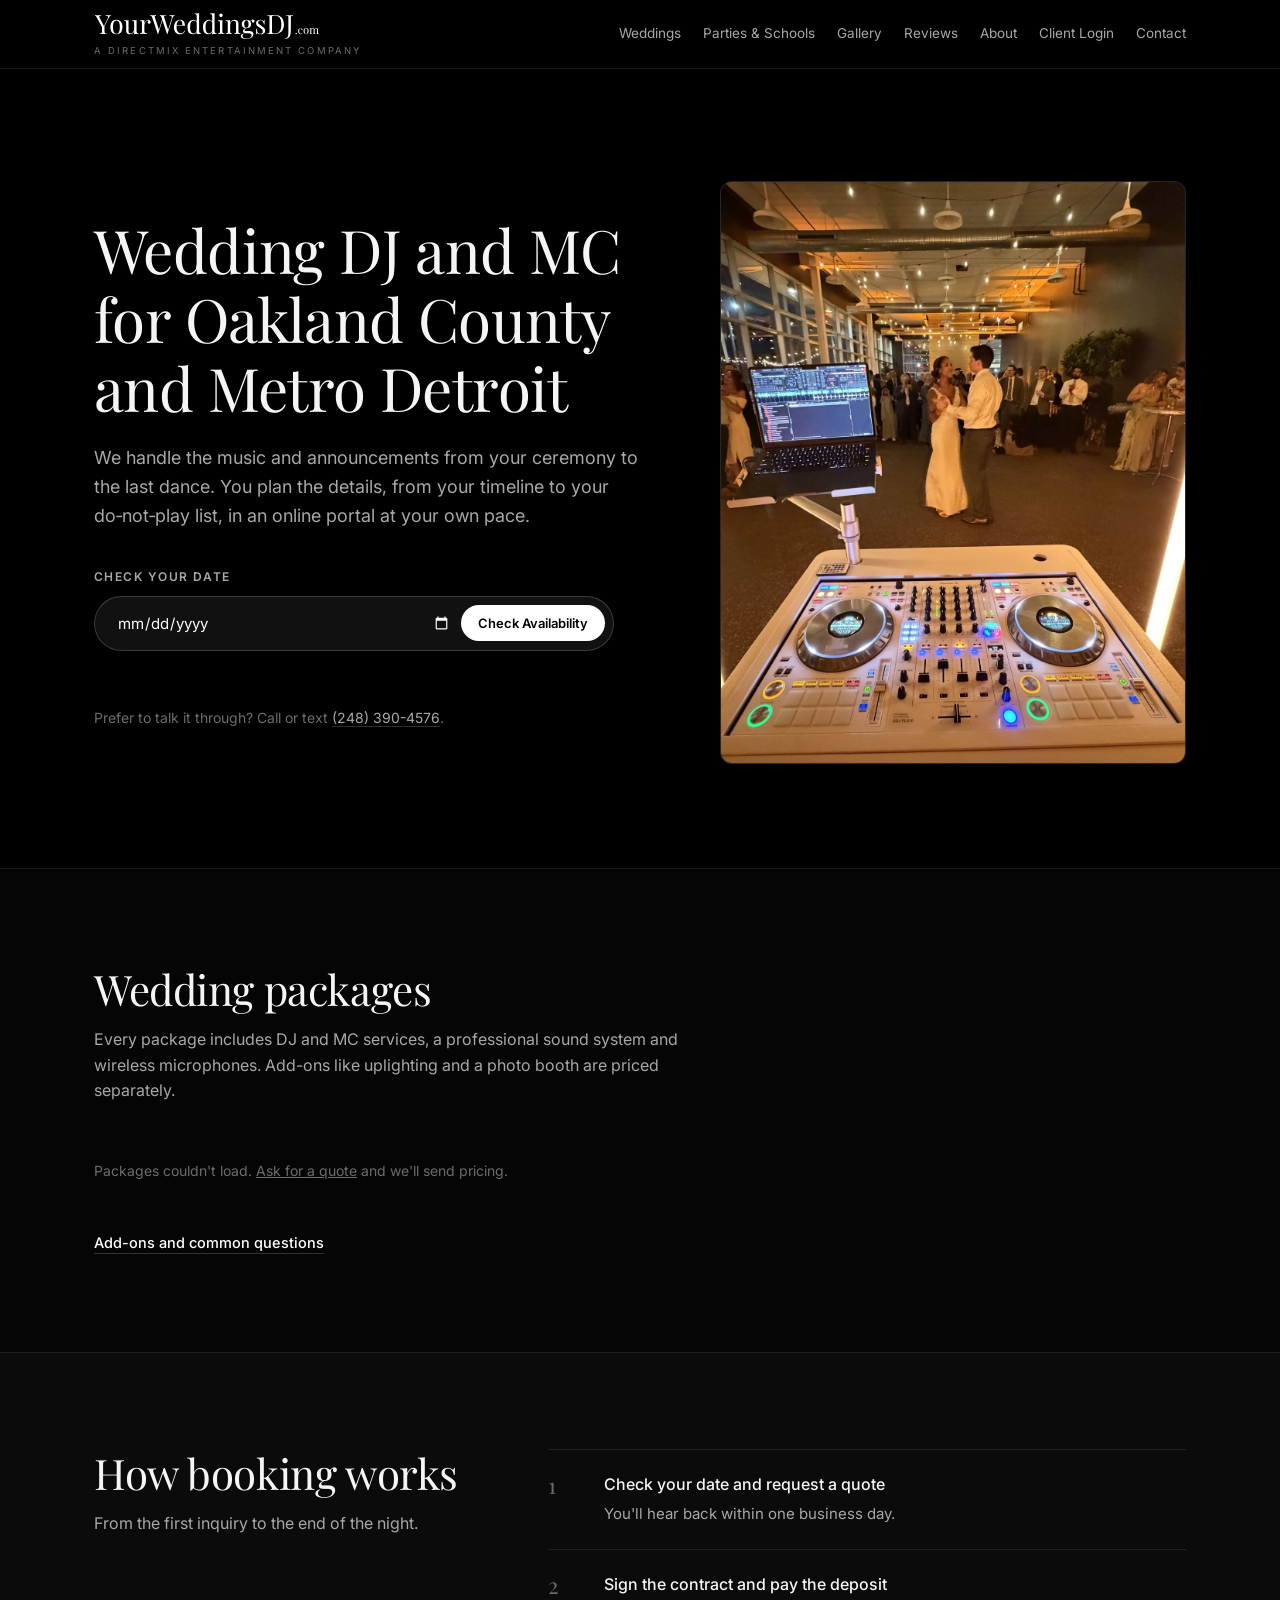
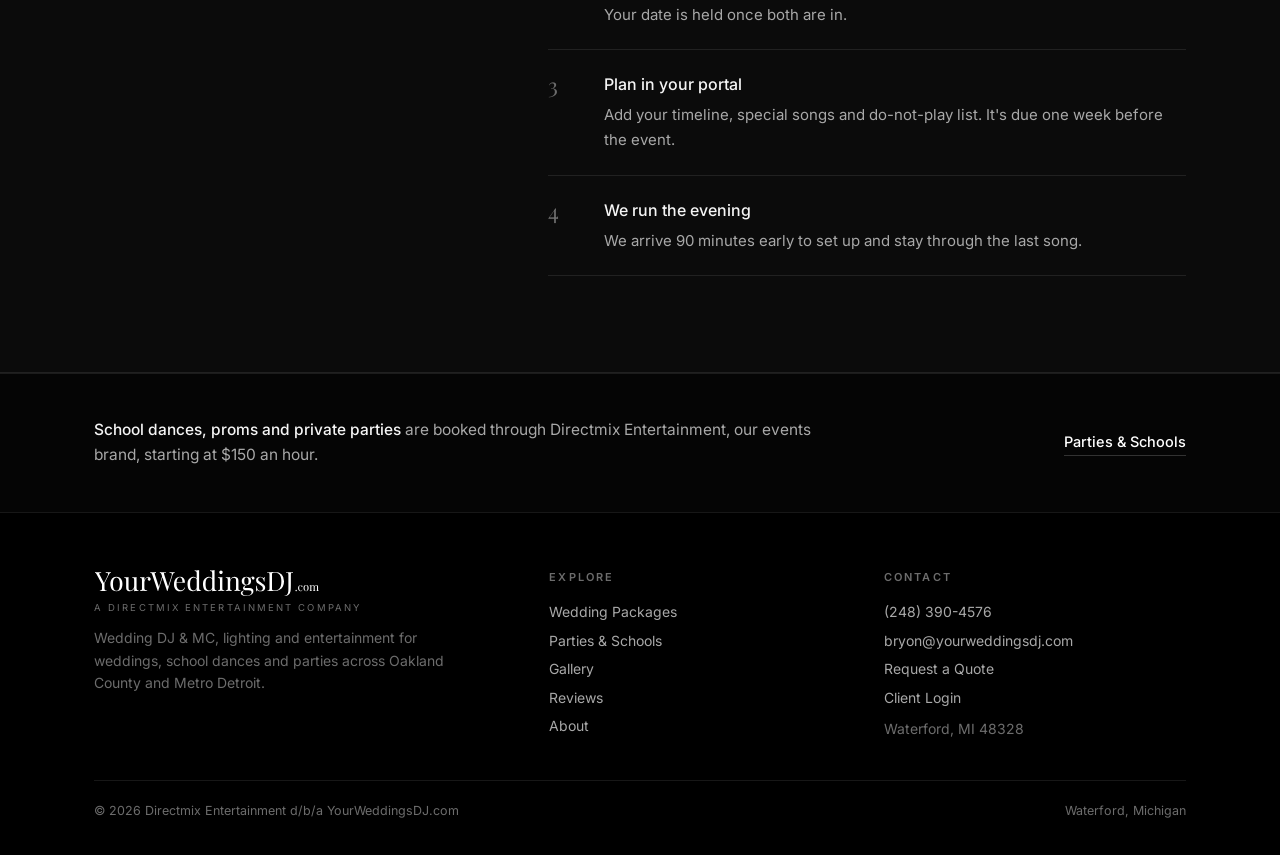
<file: index.html>
<!DOCTYPE html>
<html lang="en">
<head>
<meta charset="UTF-8">
<meta name="viewport" content="width=device-width, initial-scale=1">
<title>YourWeddingsDJ.com — Wedding DJ & MC in Oakland County & Metro Detroit</title>
<meta name="description" content="Wedding DJ and MC for Oakland County and Metro Detroit. See package prices, check your date and plan your music online.">
<meta property="og:title" content="YourWeddingsDJ.com — Wedding DJ & MC in Oakland County & Metro Detroit">
<meta property="og:description" content="Wedding DJ and MC for Oakland County and Metro Detroit. See package prices, check your date and plan your music online.">
<meta property="og:type" content="website">
<link rel="preconnect" href="https://fonts.googleapis.com">
<link rel="preconnect" href="https://fonts.gstatic.com" crossorigin>
<link href="https://fonts.googleapis.com/css2?family=Playfair+Display:ital,wght@0,400;0,600;1,400&family=Inter:wght@300;400;500;600;700&display=swap" rel="stylesheet">
<link rel="stylesheet" href="assets/site.css">
<link rel="icon" href="images/logo/icon.svg" type="image/svg+xml">
<link rel="icon" href="images/logo/favicon-32.png" sizes="32x32">
<link rel="apple-touch-icon" href="images/logo/apple-touch-icon.png">
<meta property="og:image" content="https://www.yourweddingsdj.com/images/first-dance-rooftop.jpg">
<script type="application/ld+json">{"@context": "https://schema.org", "@type": "LocalBusiness", "name": "YourWeddingsDJ.com", "alternateName": "Directmix Entertainment", "description": "Wedding DJ & MC, lighting and entertainment in Oakland County and Metro Detroit.", "telephone": "(248) 390-4576", "email": "bryon@yourweddingsdj.com", "address": {"@type": "PostalAddress", "addressLocality": "Waterford", "addressRegion": "MI", "postalCode": "48328", "addressCountry": "US"}, "areaServed": ["Oakland County, MI", "Metro Detroit, MI"], "url": "https://www.yourweddingsdj.com/"}</script>
</head>
<body>
<header class="site-head">
  <div class="wrap">
    <a class="brand" href="index.html"><img src="images/logo/wordmark-white.svg" alt="YourWeddingsDJ.com" width="226" height="28"><small>a Directmix Entertainment company</small></a>
    <button class="menu-btn" aria-label="Menu">☰</button>
    <nav class="nav"><a href="weddings.html">Weddings</a><a href="events.html">Parties &amp; Schools</a><a href="gallery.html">Gallery</a><a href="reviews.html">Reviews</a><a href="about.html">About</a><a href="portal/">Client Login</a><a href="contact.html">Contact</a></nav>
  </div>
</header>
<main>
<section class="hero">
  <div class="wrap hero-grid">
    <div class="hero-text">
    <h1>Wedding DJ and MC for Oakland County and Metro Detroit</h1>
    <p class="lead">We handle the music and announcements from your ceremony to the last dance. You plan the details, from your timeline to your do&#8209;not&#8209;play list, in an online portal at your own pace.</p>
    <div class="hero-form">
      <span class="field-label">Check your date</span>
      <form class="avail" data-avail>
        <label for="avail-date" class="hp">Event date</label>
        <input id="avail-date" type="date" required aria-label="Event date">
        <button class="btn btn-w btn-sm" type="submit">Check Availability</button>
      </form>
      <div class="avail-result" aria-live="polite"></div>
    </div>
    <p class="hero-call">Prefer to talk it through? Call or text <a href="tel:+12483904576">(248) 390-4576</a>.</p>
    </div>
    <figure class="hero-media" data-photo="hero" data-alt="A couple's first dance, seen from behind the DJ booth"></figure>
  </div>
</section>

<section>
  <div class="wrap">
    <h2 class="sec-title">Wedding packages</h2>
    <p class="sec-intro">Every package includes DJ and MC services, a professional sound system and wireless microphones. Add-ons like uplighting and a photo booth are priced separately.</p>
    <div data-packages="wedding" data-cta="none" style="margin-top:36px"><p class="loading">Loading packages…</p></div>
    <p class="below"><a class="tlink" href="weddings.html">Add-ons and common questions</a></p>
  </div>
</section>

<section class="alt">
  <div class="wrap process">
    <div>
      <h2 class="sec-title">How booking works</h2>
      <p class="sec-intro">From the first inquiry to the end of the night.</p>
    </div>
    <ol>
      <li><div><b>Check your date and request a quote</b><span>You'll hear back within one business day.</span></div></li>
      <li><div><b>Sign the contract and pay the deposit</b><span>Your date is held once both are in.</span></div></li>
      <li><div><b>Plan in your portal</b><span>Add your timeline, special songs and do-not-play list. It's due one week before the event.</span></div></li>
      <li><div><b>We run the evening</b><span>We arrive 90 minutes early to set up and stay through the last song.</span></div></li>
    </ol>
  </div>
</section>

<section>
  <div class="wrap">
    <h2 class="sec-title">Reviews</h2>
    <div class="grid g3" data-reviews data-limit="3" data-hide-empty style="margin-top:28px"></div>
    <p class="below"><a class="tlink" href="reviews.html">All reviews</a></p>
  </div>
</section>

<div class="aside-band">
  <div class="wrap">
    <p><b>School dances, proms and private parties</b> are booked through Directmix Entertainment, our events brand, starting at <span data-hourly-rate>$150</span> an hour.</p>
    <a class="tlink" href="events.html">Parties &amp; Schools</a>
  </div>
</div>
</main>
<footer class="site-foot">
  <div class="wrap">
    <div class="cols">
      <div>
        <div class="brand" style="margin-bottom:14px"><img src="images/logo/wordmark-white.svg" alt="YourWeddingsDJ.com" width="226" height="28"><small>a Directmix Entertainment company</small></div>
        <p class="muted" style="max-width:360px">Wedding DJ &amp; MC, lighting and entertainment for weddings, school dances and parties across Oakland County and Metro Detroit.</p>
      </div>
      <div>
        <h4>Explore</h4>
        <a href="weddings.html">Wedding Packages</a><a href="events.html">Parties &amp; Schools</a><a href="gallery.html">Gallery</a><a href="reviews.html">Reviews</a><a href="about.html">About</a>
      </div>
      <div>
        <h4>Contact</h4>
        <a href="tel:+12483904576">(248) 390-4576</a><a href="mailto:bryon@yourweddingsdj.com">bryon@yourweddingsdj.com</a><a href="contact.html">Request a Quote</a><a href="portal/">Client Login</a>
        <span class="muted" style="display:block;padding-top:6px">Waterford, MI 48328</span>
      </div>
    </div>
    <div class="legal"><span>© <span data-year></span> Directmix Entertainment d/b/a YourWeddingsDJ.com</span><span>Waterford, Michigan</span></div>
  </div>
</footer>
<script src="assets/content.js"></script>
<script src="assets/site.js"></script>
</body>
</html>
</file>
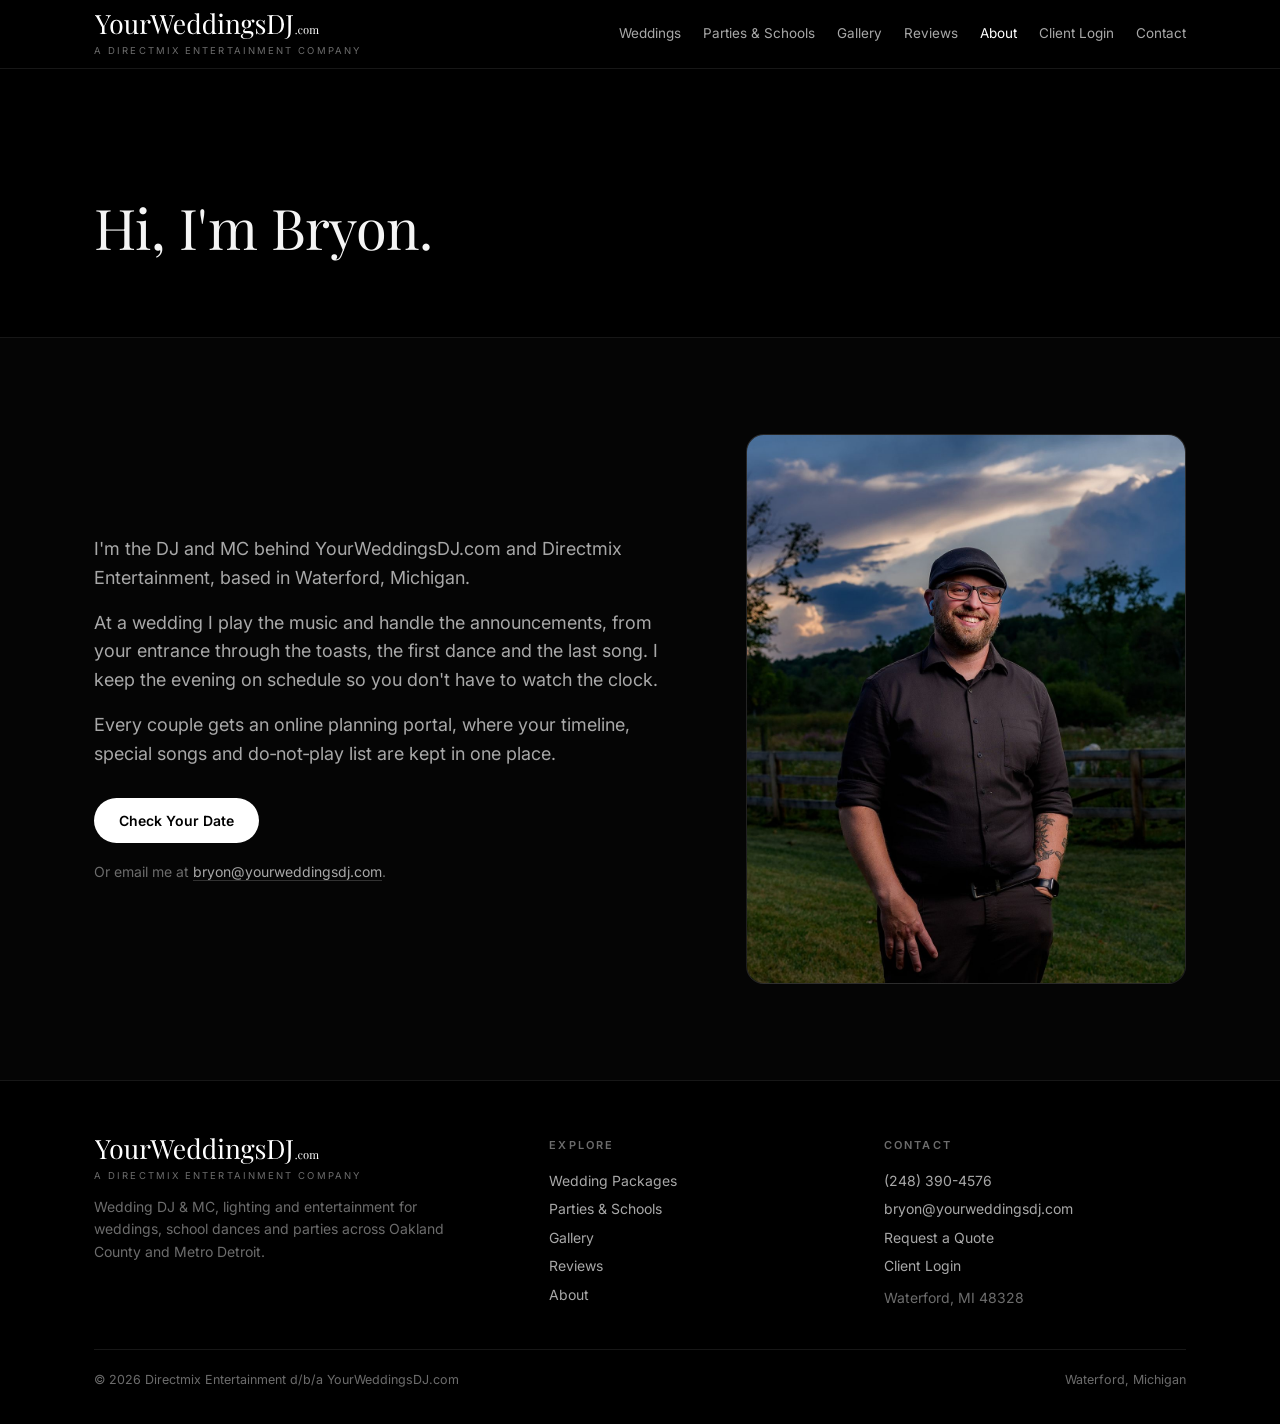
<file: about.html>
<!DOCTYPE html>
<html lang="en">
<head>
<meta charset="UTF-8">
<meta name="viewport" content="width=device-width, initial-scale=1">
<title>About — YourWeddingsDJ.com</title>
<meta name="description" content="Meet Bryon, the DJ and MC behind YourWeddingsDJ.com and Directmix Entertainment in Waterford, Michigan.">
<meta property="og:title" content="About — YourWeddingsDJ.com">
<meta property="og:description" content="Meet Bryon, the DJ and MC behind YourWeddingsDJ.com and Directmix Entertainment in Waterford, Michigan.">
<meta property="og:type" content="website">
<link rel="preconnect" href="https://fonts.googleapis.com">
<link rel="preconnect" href="https://fonts.gstatic.com" crossorigin>
<link href="https://fonts.googleapis.com/css2?family=Playfair+Display:ital,wght@0,400;0,600;1,400&family=Inter:wght@300;400;500;600;700&display=swap" rel="stylesheet">
<link rel="stylesheet" href="assets/site.css">
<link rel="icon" href="images/logo/icon.svg" type="image/svg+xml">
<link rel="icon" href="images/logo/favicon-32.png" sizes="32x32">
<link rel="apple-touch-icon" href="images/logo/apple-touch-icon.png">
<meta property="og:image" content="https://www.yourweddingsdj.com/images/first-dance-rooftop.jpg">
</head>
<body>
<header class="site-head">
  <div class="wrap">
    <a class="brand" href="index.html"><img src="images/logo/wordmark-white.svg" alt="YourWeddingsDJ.com" width="226" height="28"><small>a Directmix Entertainment company</small></a>
    <button class="menu-btn" aria-label="Menu">☰</button>
    <nav class="nav"><a href="weddings.html">Weddings</a><a href="events.html">Parties &amp; Schools</a><a href="gallery.html">Gallery</a><a href="reviews.html">Reviews</a><a href="about.html">About</a><a href="portal/">Client Login</a><a href="contact.html">Contact</a></nav>
  </div>
</header>
<main>
<section class="page-hero"><div class="wrap"><h1>Hi, I'm Bryon.</h1></div></section>
<section>
  <div class="wrap split">
    <div>
      <!-- EDIT ME: add your own story here, such as how you got started and how long you've been DJing. -->
      <p class="lead">I'm the DJ and MC behind YourWeddingsDJ.com and Directmix Entertainment, based in Waterford, Michigan.</p>
      <p class="lead" style="margin-top:16px">At a wedding I play the music and handle the announcements, from your entrance through the toasts, the first dance and the last song. I keep the evening on schedule so you don't have to watch the clock.</p>
      <p class="lead" style="margin-top:16px">Every couple gets an online planning portal, where your timeline, special songs and do&#8209;not&#8209;play list are kept in one place.</p>
      <p style="margin-top:30px"><a class="btn btn-w" href="contact.html">Check Your Date</a></p>
      <p class="hero-call">Or email me at <a href="mailto:bryon@yourweddingsdj.com">bryon@yourweddingsdj.com</a>.</p>
    </div>
    <div class="art portrait" data-photo="about" data-alt="Bryon, DJ and MC for YourWeddingsDJ.com"></div>
  </div>
</section>
</main>
<footer class="site-foot">
  <div class="wrap">
    <div class="cols">
      <div>
        <div class="brand" style="margin-bottom:14px"><img src="images/logo/wordmark-white.svg" alt="YourWeddingsDJ.com" width="226" height="28"><small>a Directmix Entertainment company</small></div>
        <p class="muted" style="max-width:360px">Wedding DJ &amp; MC, lighting and entertainment for weddings, school dances and parties across Oakland County and Metro Detroit.</p>
      </div>
      <div>
        <h4>Explore</h4>
        <a href="weddings.html">Wedding Packages</a><a href="events.html">Parties &amp; Schools</a><a href="gallery.html">Gallery</a><a href="reviews.html">Reviews</a><a href="about.html">About</a>
      </div>
      <div>
        <h4>Contact</h4>
        <a href="tel:+12483904576">(248) 390-4576</a><a href="mailto:bryon@yourweddingsdj.com">bryon@yourweddingsdj.com</a><a href="contact.html">Request a Quote</a><a href="portal/">Client Login</a>
        <span class="muted" style="display:block;padding-top:6px">Waterford, MI 48328</span>
      </div>
    </div>
    <div class="legal"><span>© <span data-year></span> Directmix Entertainment d/b/a YourWeddingsDJ.com</span><span>Waterford, Michigan</span></div>
  </div>
</footer>
<script src="assets/content.js"></script>
<script src="assets/site.js"></script>
</body>
</html>
</file>
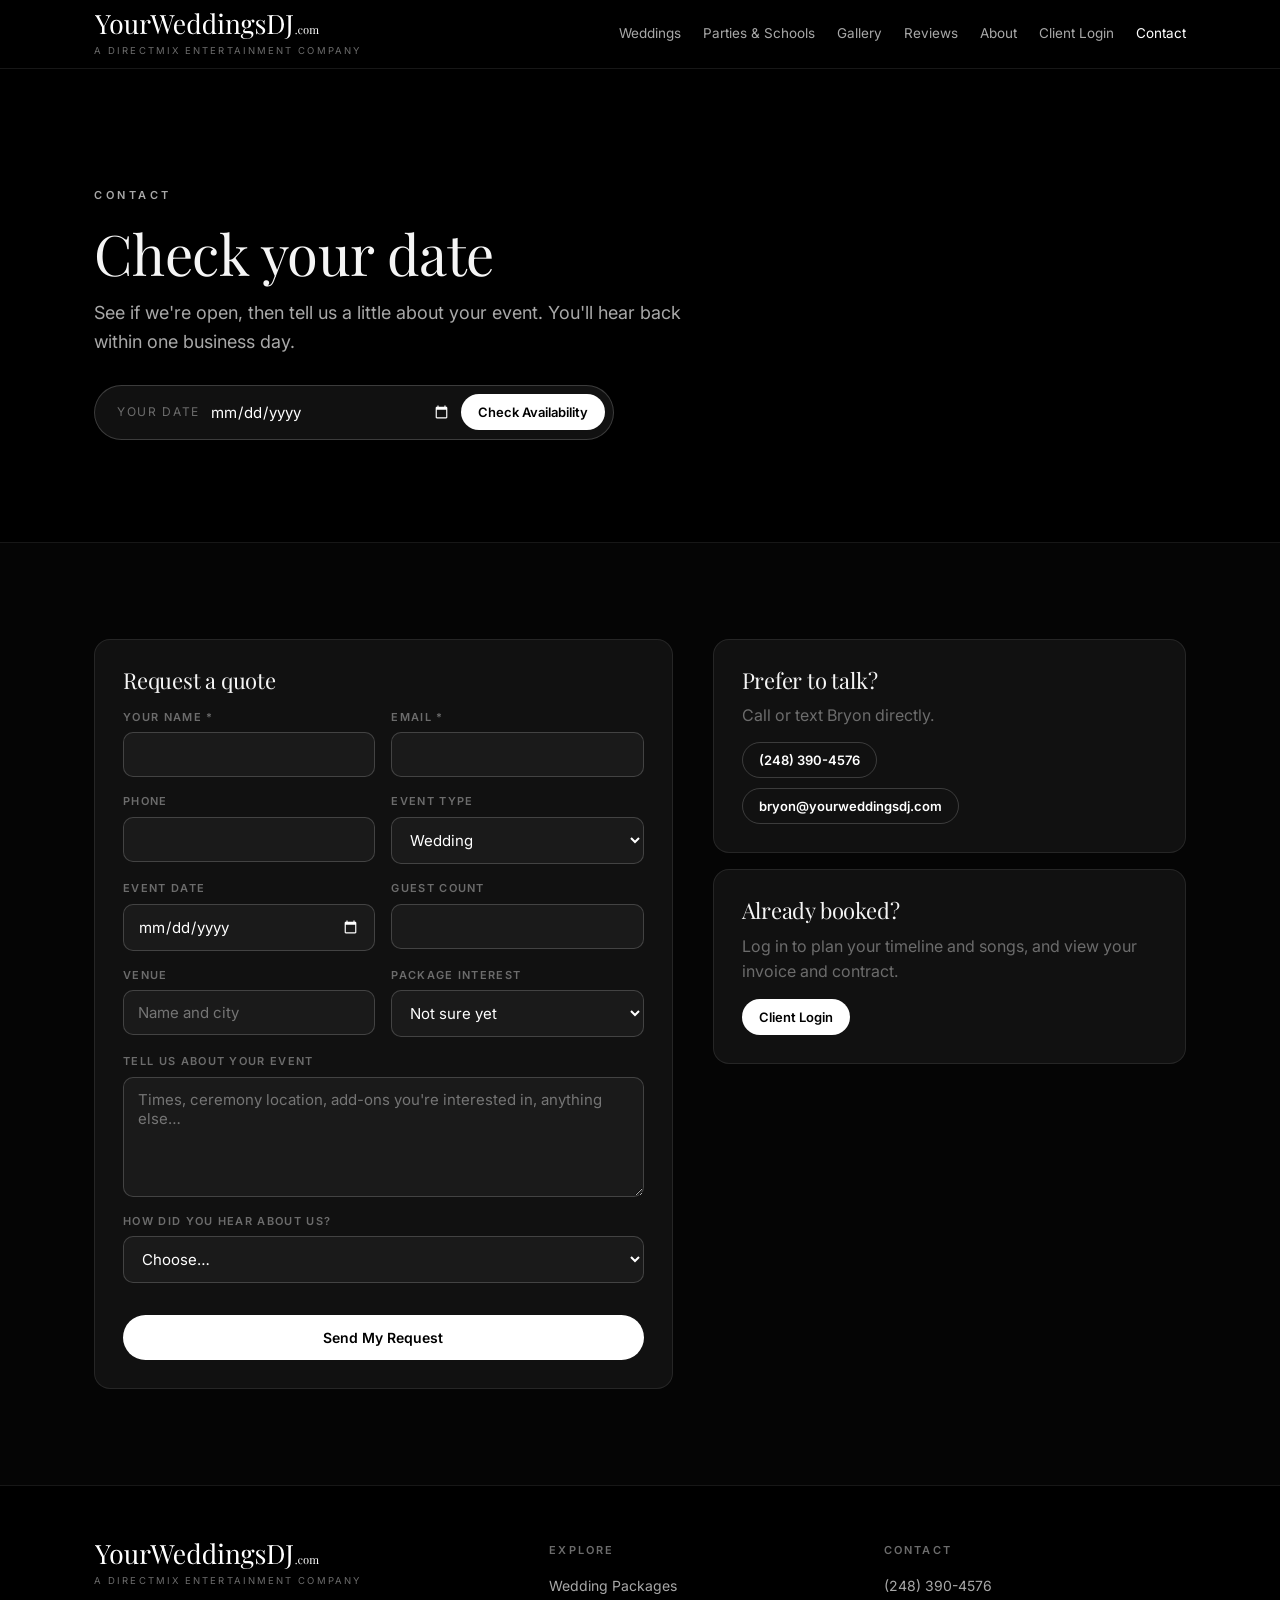
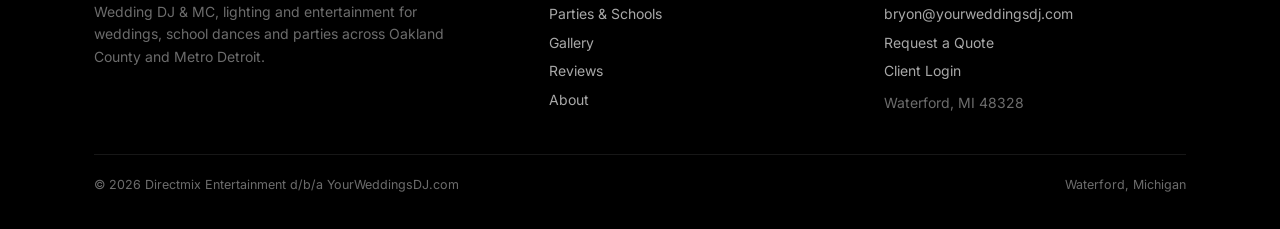
<file: contact.html>
<!DOCTYPE html>
<html lang="en">
<head>
<meta charset="UTF-8">
<meta name="viewport" content="width=device-width, initial-scale=1">
<title>Check Your Date & Request a Quote — YourWeddingsDJ.com</title>
<meta name="description" content="Check if your date is available and request a quote for your wedding, school dance or party.">
<meta property="og:title" content="Check Your Date & Request a Quote — YourWeddingsDJ.com">
<meta property="og:description" content="Check if your date is available and request a quote for your wedding, school dance or party.">
<meta property="og:type" content="website">
<link rel="preconnect" href="https://fonts.googleapis.com">
<link rel="preconnect" href="https://fonts.gstatic.com" crossorigin>
<link href="https://fonts.googleapis.com/css2?family=Playfair+Display:ital,wght@0,400;0,600;1,400&family=Inter:wght@300;400;500;600;700&display=swap" rel="stylesheet">
<link rel="stylesheet" href="assets/site.css">
<link rel="icon" href="images/logo/icon.svg" type="image/svg+xml">
<link rel="icon" href="images/logo/favicon-32.png" sizes="32x32">
<link rel="apple-touch-icon" href="images/logo/apple-touch-icon.png">
<meta property="og:image" content="https://www.yourweddingsdj.com/images/first-dance-rooftop.jpg">
</head>
<body>
<header class="site-head">
  <div class="wrap">
    <a class="brand" href="index.html"><img src="images/logo/wordmark-white.svg" alt="YourWeddingsDJ.com" width="226" height="28"><small>a Directmix Entertainment company</small></a>
    <button class="menu-btn" aria-label="Menu">☰</button>
    <nav class="nav"><a href="weddings.html">Weddings</a><a href="events.html">Parties &amp; Schools</a><a href="gallery.html">Gallery</a><a href="reviews.html">Reviews</a><a href="about.html">About</a><a href="portal/">Client Login</a><a href="contact.html">Contact</a></nav>
  </div>
</header>
<main>
<section class="page-hero"><div class="wrap"><span class="eyebrow">Contact</span><h1>Check your date</h1><p class="lead">See if we're open, then tell us a little about your event. You'll hear back within one business day.</p>
  <div style="margin-top:28px"><form class="avail" data-avail>
  <label for="avail-date">Your date</label>
  <input id="avail-date" type="date" required>
  <button class="btn btn-w btn-sm" type="submit">Check Availability</button>
</form>
<div class="avail-result" aria-live="polite"></div></div></div></section>
<section>
  <div class="wrap split" style="align-items:start">
    <form class="card form" data-quote novalidate>
      <h3>Request a quote</h3>
      <div class="row">
        <div class="field"><label for="q-name">Your name *</label><input id="q-name" autocomplete="name" required maxlength="120"></div>
        <div class="field"><label for="q-email">Email *</label><input id="q-email" type="email" autocomplete="email" required maxlength="200"></div>
      </div>
      <div class="row">
        <div class="field"><label for="q-phone">Phone</label><input id="q-phone" type="tel" autocomplete="tel" maxlength="40"></div>
        <div class="field"><label for="q-type">Event type</label><select id="q-type"><option>Wedding</option><option>School Dance / Prom</option><option>Birthday Party</option><option>Sweet 16 / Quinceañera</option><option>Corporate Event</option><option>Bar / Bat Mitzvah</option><option>Other</option></select></div>
      </div>
      <div class="row">
        <div class="field"><label for="q-date">Event date</label><input id="q-date" type="date"></div>
        <div class="field"><label for="q-guests">Guest count</label><input id="q-guests" type="number" min="0" max="100000"></div>
      </div>
      <div class="row">
        <div class="field"><label for="q-venue">Venue</label><input id="q-venue" maxlength="200" placeholder="Name and city"></div>
        <div class="field"><label for="q-package">Package interest</label><select id="q-package"><option value="">Not sure yet</option></select></div>
      </div>
      <div class="field"><label for="q-message">Tell us about your event</label><textarea id="q-message" maxlength="4000" placeholder="Times, ceremony location, add-ons you're interested in, anything else…"></textarea></div>
      <div class="field"><label for="q-source">How did you hear about us?</label><select id="q-source"><option value="">Choose…</option><option>Google</option><option>The Knot</option><option>WeddingWire</option><option>Facebook / Instagram</option><option>Friend or family</option><option>Venue recommendation</option><option>Saw you at an event</option><option>Other</option></select></div>
      <div class="hp" aria-hidden="true"><label for="q-website">Website</label><input id="q-website" tabindex="-1" autocomplete="off"></div>
      <div class="form-msg" aria-live="polite"></div>
      <button class="btn btn-w" type="submit">Send My Request</button>
    </form>
    <div>
      <div class="card" style="margin-bottom:16px">
        <h3 style="margin-bottom:10px">Prefer to talk?</h3>
        <p class="muted" style="margin-bottom:14px">Call or text Bryon directly.</p>
        <p><a class="btn btn-o btn-sm" href="tel:+12483904576">(248) 390-4576</a></p>
        <p style="margin-top:10px"><a class="btn btn-o btn-sm" href="mailto:bryon@yourweddingsdj.com">bryon@yourweddingsdj.com</a></p>
      </div>
      <div class="card">
        <h3 style="margin-bottom:10px">Already booked?</h3>
        <p class="muted" style="margin-bottom:14px">Log in to plan your timeline and songs, and view your invoice and contract.</p>
        <a class="btn btn-w btn-sm" href="portal/">Client Login</a>
      </div>
    </div>
  </div>
</section>
</main>
<footer class="site-foot">
  <div class="wrap">
    <div class="cols">
      <div>
        <div class="brand" style="margin-bottom:14px"><img src="images/logo/wordmark-white.svg" alt="YourWeddingsDJ.com" width="226" height="28"><small>a Directmix Entertainment company</small></div>
        <p class="muted" style="max-width:360px">Wedding DJ &amp; MC, lighting and entertainment for weddings, school dances and parties across Oakland County and Metro Detroit.</p>
      </div>
      <div>
        <h4>Explore</h4>
        <a href="weddings.html">Wedding Packages</a><a href="events.html">Parties &amp; Schools</a><a href="gallery.html">Gallery</a><a href="reviews.html">Reviews</a><a href="about.html">About</a>
      </div>
      <div>
        <h4>Contact</h4>
        <a href="tel:+12483904576">(248) 390-4576</a><a href="mailto:bryon@yourweddingsdj.com">bryon@yourweddingsdj.com</a><a href="contact.html">Request a Quote</a><a href="portal/">Client Login</a>
        <span class="muted" style="display:block;padding-top:6px">Waterford, MI 48328</span>
      </div>
    </div>
    <div class="legal"><span>© <span data-year></span> Directmix Entertainment d/b/a YourWeddingsDJ.com</span><span>Waterford, Michigan</span></div>
  </div>
</footer>
<script src="assets/content.js"></script>
<script src="assets/site.js"></script>
</body>
</html>
</file>
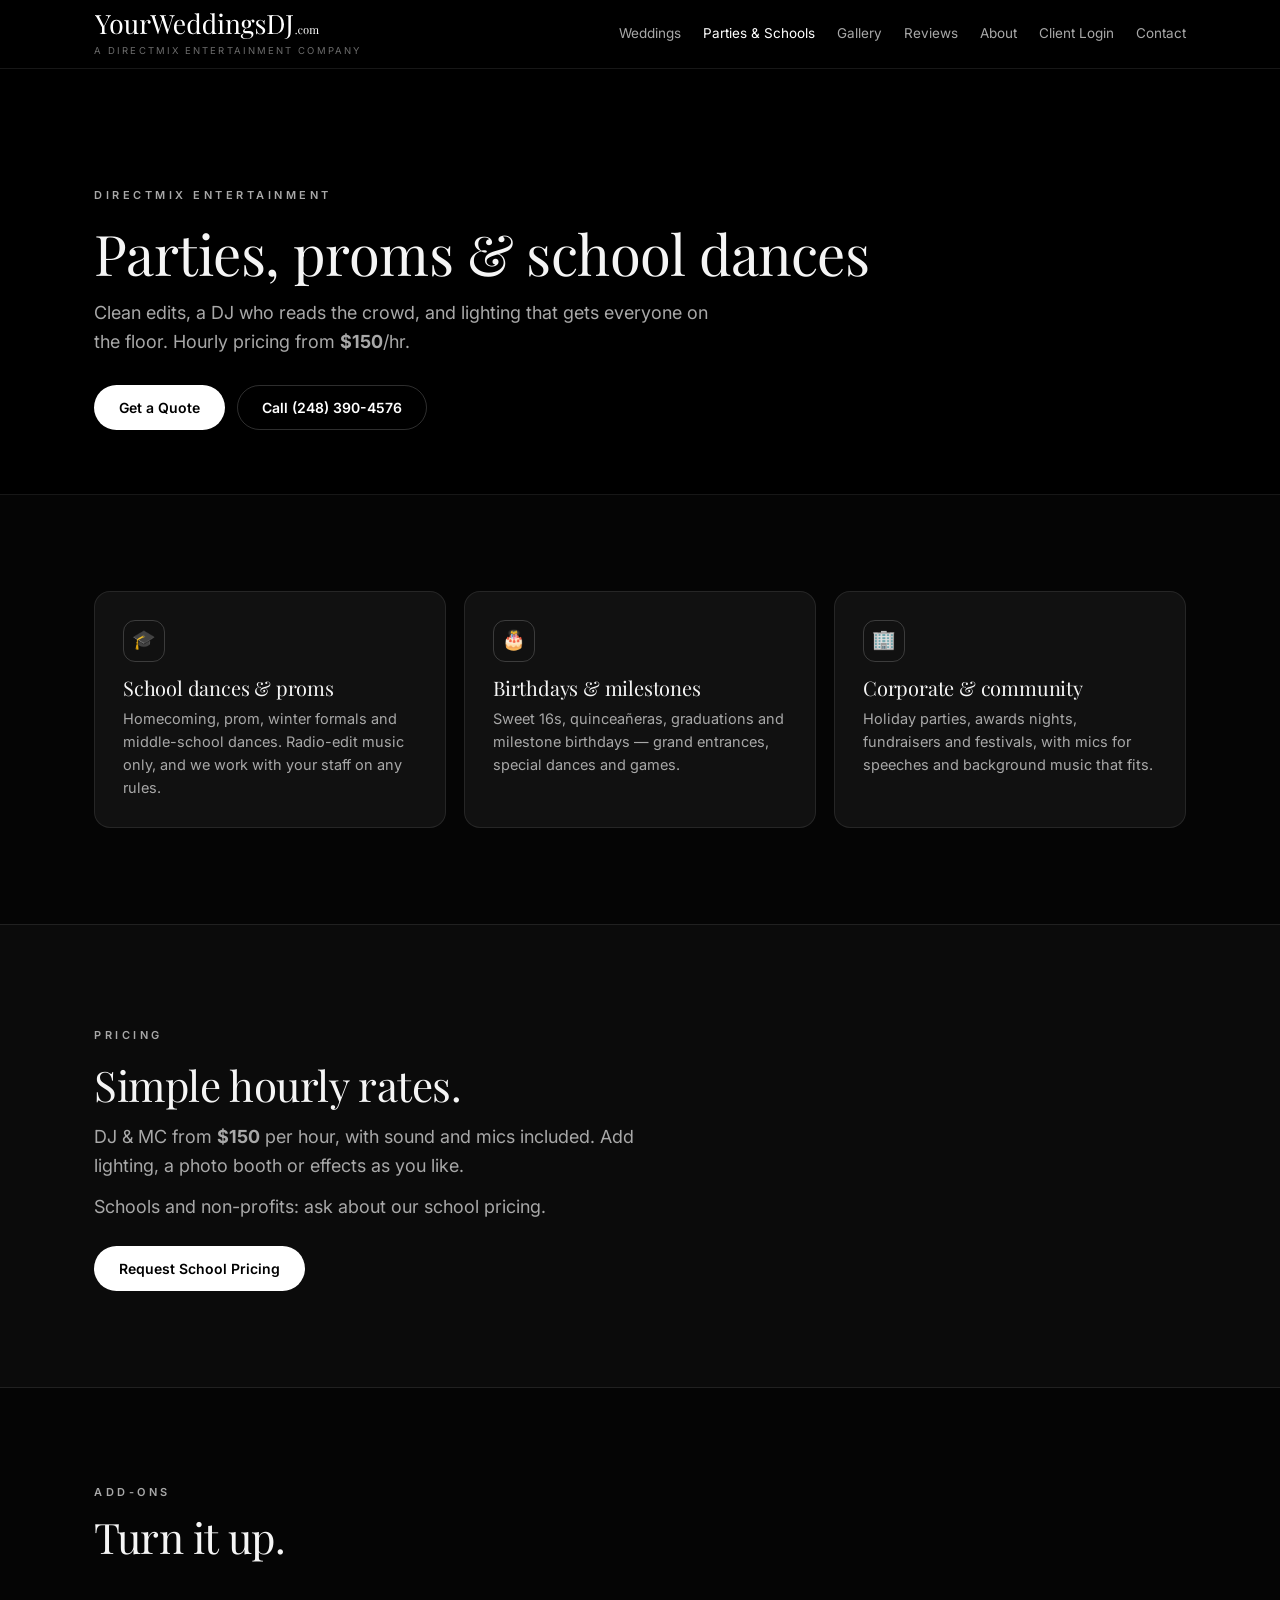
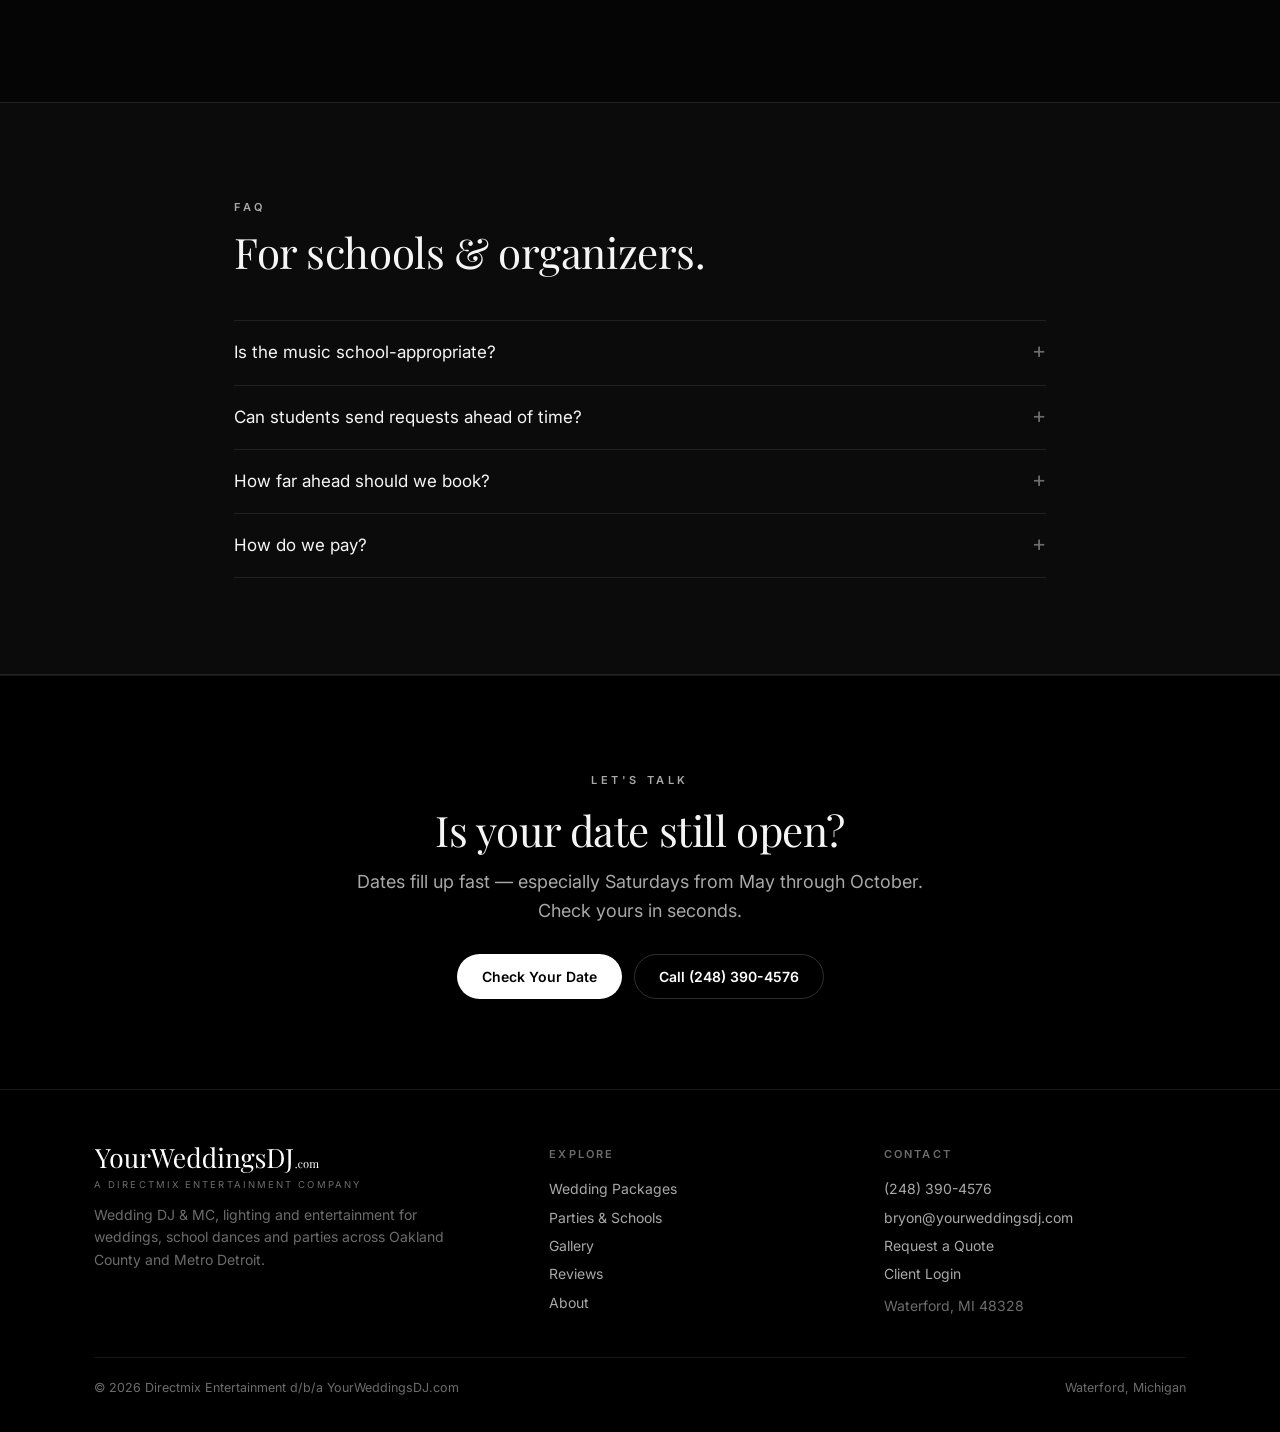
<file: events.html>
<!DOCTYPE html>
<html lang="en">
<head>
<meta charset="UTF-8">
<meta name="viewport" content="width=device-width, initial-scale=1">
<title>School Dances, Proms & Party DJ — Directmix Entertainment</title>
<meta name="description" content="DJ and lighting for school dances, proms, birthdays, Sweet 16s, quinceañeras and corporate events in Oakland County and Metro Detroit.">
<meta property="og:title" content="School Dances, Proms & Party DJ — Directmix Entertainment">
<meta property="og:description" content="DJ and lighting for school dances, proms, birthdays, Sweet 16s, quinceañeras and corporate events in Oakland County and Metro Detroit.">
<meta property="og:type" content="website">
<link rel="preconnect" href="https://fonts.googleapis.com">
<link rel="preconnect" href="https://fonts.gstatic.com" crossorigin>
<link href="https://fonts.googleapis.com/css2?family=Playfair+Display:ital,wght@0,400;0,600;1,400&family=Inter:wght@300;400;500;600;700&display=swap" rel="stylesheet">
<link rel="stylesheet" href="assets/site.css">
<link rel="icon" href="images/logo/icon.svg" type="image/svg+xml">
<link rel="icon" href="images/logo/favicon-32.png" sizes="32x32">
<link rel="apple-touch-icon" href="images/logo/apple-touch-icon.png">
<meta property="og:image" content="https://www.yourweddingsdj.com/images/first-dance-rooftop.jpg">
</head>
<body>
<header class="site-head">
  <div class="wrap">
    <a class="brand" href="index.html"><img src="images/logo/wordmark-white.svg" alt="YourWeddingsDJ.com" width="226" height="28"><small>a Directmix Entertainment company</small></a>
    <button class="menu-btn" aria-label="Menu">☰</button>
    <nav class="nav"><a href="weddings.html">Weddings</a><a href="events.html">Parties &amp; Schools</a><a href="gallery.html">Gallery</a><a href="reviews.html">Reviews</a><a href="about.html">About</a><a href="portal/">Client Login</a><a href="contact.html">Contact</a></nav>
  </div>
</header>
<main>
<section class="page-hero">
  <div class="wrap"><span class="eyebrow">Directmix Entertainment</span><h1>Parties, proms &amp; school dances</h1>
  <p class="lead">Clean edits, a DJ who reads the crowd, and lighting that gets everyone on the floor. Hourly pricing from <b data-hourly-rate>$150</b>/hr.</p>
  <div class="ctas" style="display:flex;gap:12px;margin-top:28px;flex-wrap:wrap"><a class="btn btn-w" href="contact.html?type=School%20Dance%20%2F%20Prom">Get a Quote</a><a class="btn btn-o" href="tel:+12483904576">Call (248) 390-4576</a></div></div>
</section>
<section>
  <div class="wrap">
    <div class="grid g3">
      <div class="card feature"><div class="ic">🎓</div><h3>School dances &amp; proms</h3><p>Homecoming, prom, winter formals and middle-school dances. Radio-edit music only, and we work with your staff on any rules.</p></div>
      <div class="card feature"><div class="ic">🎂</div><h3>Birthdays &amp; milestones</h3><p>Sweet 16s, quinceañeras, graduations and milestone birthdays — grand entrances, special dances and games.</p></div>
      <div class="card feature"><div class="ic">🏢</div><h3>Corporate &amp; community</h3><p>Holiday parties, awards nights, fundraisers and festivals, with mics for speeches and background music that fits.</p></div>
    </div>
  </div>
</section>
<section class="alt">
  <div class="wrap split">
    <div>
      <span class="eyebrow">Pricing</span>
      <h2 style="margin:14px 0">Simple hourly rates.</h2>
      <p class="lead">DJ &amp; MC from <b data-hourly-rate>$150</b> per hour, with sound and mics included. Add lighting, a photo booth or effects as you like.</p>
      <p class="lead" style="margin-top:12px">Schools and non-profits: ask about our school pricing.</p>
      <p style="margin-top:24px"><a class="btn btn-w" href="contact.html?type=School%20Dance%20%2F%20Prom">Request School Pricing</a></p>
    </div>
    <div class="art" data-photo="events"></div>
  </div>
</section>
<section>
  <div class="wrap">
    <div class="sec-head"><span class="eyebrow">Add-ons</span><h2>Turn it up.</h2></div>
    <div class="addons" data-addons><p class="loading">Loading…</p></div>
  </div>
</section>
<section class="alt">
  <div class="wrap" style="max-width:860px">
    <div class="sec-head"><span class="eyebrow">FAQ</span><h2>For schools &amp; organizers.</h2></div>
    <details><summary>Is the music school-appropriate?</summary><p>Yes. We play radio/clean edits only and can steer clear of any songs or artists your school doesn't want played.</p></details>
    <details><summary>Can students send requests ahead of time?</summary><p>Yes — organizers get a planning login where you can add must-play and do-not-play lists before the dance.</p></details>
    <details><summary>How far ahead should we book?</summary><p>Homecoming and prom weekends book up early. Check your date and send a request as soon as your date is set.</p></details>
    <details><summary>How do we pay?</summary><p>We send an invoice you can pay online, or by check.</p></details>
  </div>
</section>
<section class="cta-band">
  <div class="wrap">
    <span class="eyebrow">Let's talk</span>
    <h2 style="margin-top:14px">Is your date still open?</h2>
    <p class="lead" style="margin:14px auto 0">Dates fill up fast — especially Saturdays from May through October. Check yours in seconds.</p>
    <div class="ctas"><a class="btn btn-w" href="contact.html">Check Your Date</a><a class="btn btn-o" href="tel:+12483904576">Call (248) 390-4576</a></div>
  </div>
</section>
</main>
<footer class="site-foot">
  <div class="wrap">
    <div class="cols">
      <div>
        <div class="brand" style="margin-bottom:14px"><img src="images/logo/wordmark-white.svg" alt="YourWeddingsDJ.com" width="226" height="28"><small>a Directmix Entertainment company</small></div>
        <p class="muted" style="max-width:360px">Wedding DJ &amp; MC, lighting and entertainment for weddings, school dances and parties across Oakland County and Metro Detroit.</p>
      </div>
      <div>
        <h4>Explore</h4>
        <a href="weddings.html">Wedding Packages</a><a href="events.html">Parties &amp; Schools</a><a href="gallery.html">Gallery</a><a href="reviews.html">Reviews</a><a href="about.html">About</a>
      </div>
      <div>
        <h4>Contact</h4>
        <a href="tel:+12483904576">(248) 390-4576</a><a href="mailto:bryon@yourweddingsdj.com">bryon@yourweddingsdj.com</a><a href="contact.html">Request a Quote</a><a href="portal/">Client Login</a>
        <span class="muted" style="display:block;padding-top:6px">Waterford, MI 48328</span>
      </div>
    </div>
    <div class="legal"><span>© <span data-year></span> Directmix Entertainment d/b/a YourWeddingsDJ.com</span><span>Waterford, Michigan</span></div>
  </div>
</footer>
<script src="assets/content.js"></script>
<script src="assets/site.js"></script>
</body>
</html>
</file>
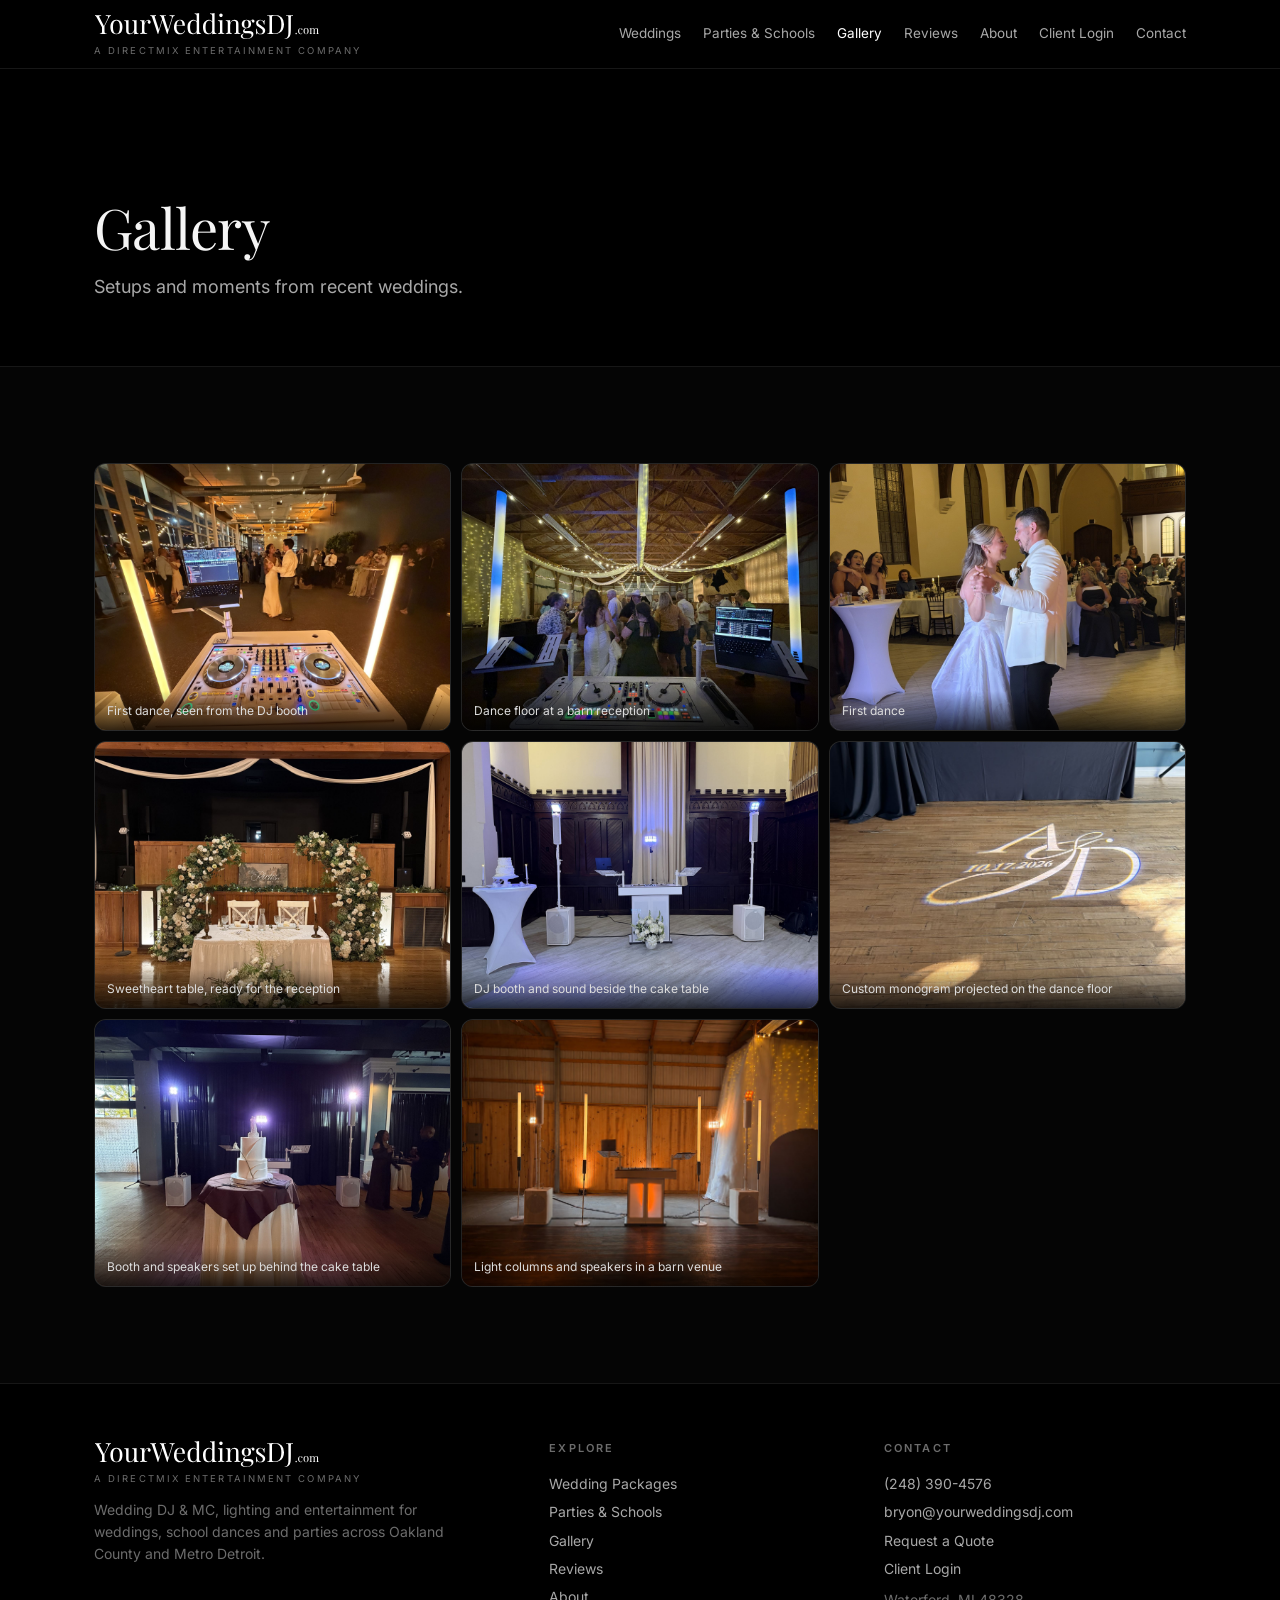
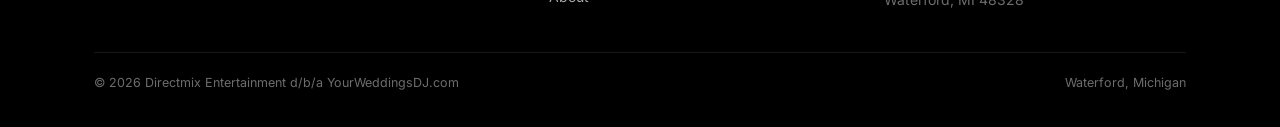
<file: gallery.html>
<!DOCTYPE html>
<html lang="en">
<head>
<meta charset="UTF-8">
<meta name="viewport" content="width=device-width, initial-scale=1">
<title>Gallery — YourWeddingsDJ.com</title>
<meta name="description" content="Photos of our wedding, school dance and party setups: uplighting, monograms, dance floors and effects.">
<meta property="og:title" content="Gallery — YourWeddingsDJ.com">
<meta property="og:description" content="Photos of our wedding, school dance and party setups: uplighting, monograms, dance floors and effects.">
<meta property="og:type" content="website">
<link rel="preconnect" href="https://fonts.googleapis.com">
<link rel="preconnect" href="https://fonts.gstatic.com" crossorigin>
<link href="https://fonts.googleapis.com/css2?family=Playfair+Display:ital,wght@0,400;0,600;1,400&family=Inter:wght@300;400;500;600;700&display=swap" rel="stylesheet">
<link rel="stylesheet" href="assets/site.css">
<link rel="icon" href="images/logo/icon.svg" type="image/svg+xml">
<link rel="icon" href="images/logo/favicon-32.png" sizes="32x32">
<link rel="apple-touch-icon" href="images/logo/apple-touch-icon.png">
<meta property="og:image" content="https://www.yourweddingsdj.com/images/first-dance-rooftop.jpg">
</head>
<body>
<header class="site-head">
  <div class="wrap">
    <a class="brand" href="index.html"><img src="images/logo/wordmark-white.svg" alt="YourWeddingsDJ.com" width="226" height="28"><small>a Directmix Entertainment company</small></a>
    <button class="menu-btn" aria-label="Menu">☰</button>
    <nav class="nav"><a href="weddings.html">Weddings</a><a href="events.html">Parties &amp; Schools</a><a href="gallery.html">Gallery</a><a href="reviews.html">Reviews</a><a href="about.html">About</a><a href="portal/">Client Login</a><a href="contact.html">Contact</a></nav>
  </div>
</header>
<main>
<section class="page-hero"><div class="wrap"><h1>Gallery</h1><p class="lead">Setups and moments from recent weddings.</p></div></section>
<section><div class="wrap"><div class="gallery" data-gallery data-limit="9"></div></div></section>
</main>
<footer class="site-foot">
  <div class="wrap">
    <div class="cols">
      <div>
        <div class="brand" style="margin-bottom:14px"><img src="images/logo/wordmark-white.svg" alt="YourWeddingsDJ.com" width="226" height="28"><small>a Directmix Entertainment company</small></div>
        <p class="muted" style="max-width:360px">Wedding DJ &amp; MC, lighting and entertainment for weddings, school dances and parties across Oakland County and Metro Detroit.</p>
      </div>
      <div>
        <h4>Explore</h4>
        <a href="weddings.html">Wedding Packages</a><a href="events.html">Parties &amp; Schools</a><a href="gallery.html">Gallery</a><a href="reviews.html">Reviews</a><a href="about.html">About</a>
      </div>
      <div>
        <h4>Contact</h4>
        <a href="tel:+12483904576">(248) 390-4576</a><a href="mailto:bryon@yourweddingsdj.com">bryon@yourweddingsdj.com</a><a href="contact.html">Request a Quote</a><a href="portal/">Client Login</a>
        <span class="muted" style="display:block;padding-top:6px">Waterford, MI 48328</span>
      </div>
    </div>
    <div class="legal"><span>© <span data-year></span> Directmix Entertainment d/b/a YourWeddingsDJ.com</span><span>Waterford, Michigan</span></div>
  </div>
</footer>
<script src="assets/content.js"></script>
<script src="assets/site.js"></script>
</body>
</html>
</file>
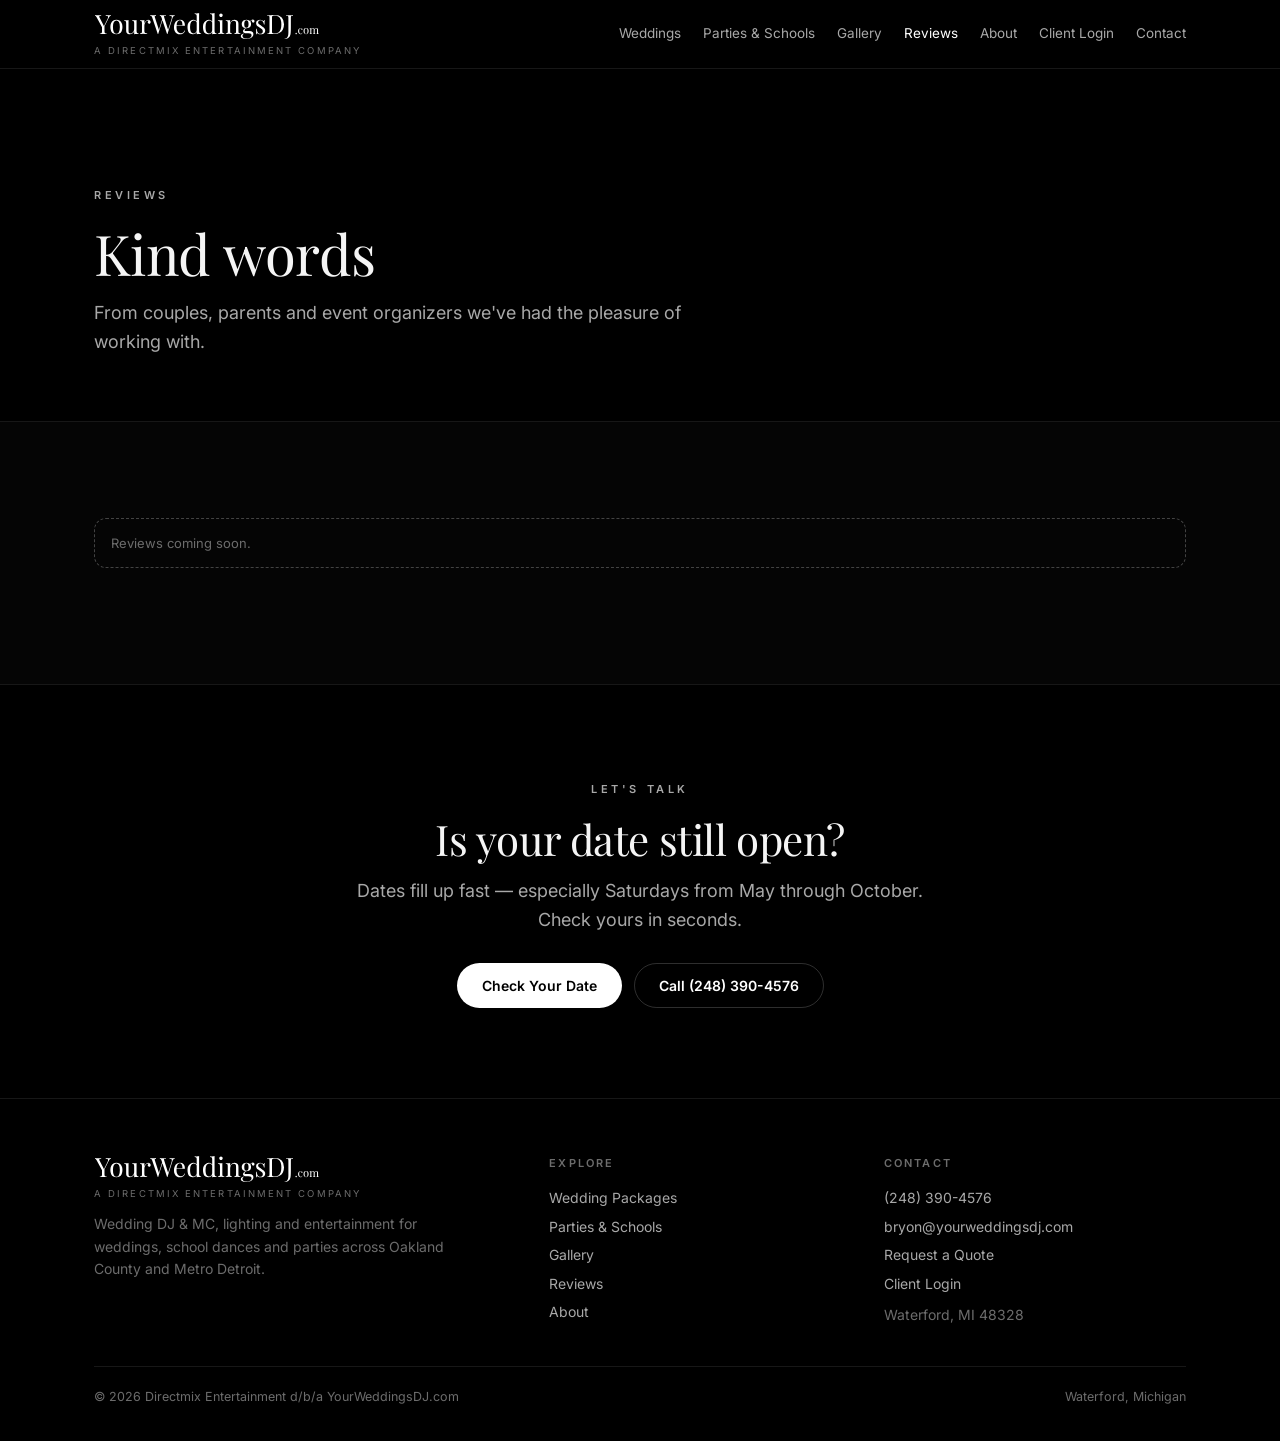
<file: reviews.html>
<!DOCTYPE html>
<html lang="en">
<head>
<meta charset="UTF-8">
<meta name="viewport" content="width=device-width, initial-scale=1">
<title>Reviews — YourWeddingsDJ.com</title>
<meta name="description" content="What couples and event organizers say about YourWeddingsDJ.com and Directmix Entertainment.">
<meta property="og:title" content="Reviews — YourWeddingsDJ.com">
<meta property="og:description" content="What couples and event organizers say about YourWeddingsDJ.com and Directmix Entertainment.">
<meta property="og:type" content="website">
<link rel="preconnect" href="https://fonts.googleapis.com">
<link rel="preconnect" href="https://fonts.gstatic.com" crossorigin>
<link href="https://fonts.googleapis.com/css2?family=Playfair+Display:ital,wght@0,400;0,600;1,400&family=Inter:wght@300;400;500;600;700&display=swap" rel="stylesheet">
<link rel="stylesheet" href="assets/site.css">
<link rel="icon" href="images/logo/icon.svg" type="image/svg+xml">
<link rel="icon" href="images/logo/favicon-32.png" sizes="32x32">
<link rel="apple-touch-icon" href="images/logo/apple-touch-icon.png">
<meta property="og:image" content="https://www.yourweddingsdj.com/images/first-dance-rooftop.jpg">
</head>
<body>
<header class="site-head">
  <div class="wrap">
    <a class="brand" href="index.html"><img src="images/logo/wordmark-white.svg" alt="YourWeddingsDJ.com" width="226" height="28"><small>a Directmix Entertainment company</small></a>
    <button class="menu-btn" aria-label="Menu">☰</button>
    <nav class="nav"><a href="weddings.html">Weddings</a><a href="events.html">Parties &amp; Schools</a><a href="gallery.html">Gallery</a><a href="reviews.html">Reviews</a><a href="about.html">About</a><a href="portal/">Client Login</a><a href="contact.html">Contact</a></nav>
  </div>
</header>
<main>
<section class="page-hero"><div class="wrap"><span class="eyebrow">Reviews</span><h1>Kind words</h1><p class="lead">From couples, parents and event organizers we've had the pleasure of working with.</p></div></section>
<section><div class="wrap"><div class="grid g3" data-reviews></div></div></section>
<section class="cta-band">
  <div class="wrap">
    <span class="eyebrow">Let's talk</span>
    <h2 style="margin-top:14px">Is your date still open?</h2>
    <p class="lead" style="margin:14px auto 0">Dates fill up fast — especially Saturdays from May through October. Check yours in seconds.</p>
    <div class="ctas"><a class="btn btn-w" href="contact.html">Check Your Date</a><a class="btn btn-o" href="tel:+12483904576">Call (248) 390-4576</a></div>
  </div>
</section>
</main>
<footer class="site-foot">
  <div class="wrap">
    <div class="cols">
      <div>
        <div class="brand" style="margin-bottom:14px"><img src="images/logo/wordmark-white.svg" alt="YourWeddingsDJ.com" width="226" height="28"><small>a Directmix Entertainment company</small></div>
        <p class="muted" style="max-width:360px">Wedding DJ &amp; MC, lighting and entertainment for weddings, school dances and parties across Oakland County and Metro Detroit.</p>
      </div>
      <div>
        <h4>Explore</h4>
        <a href="weddings.html">Wedding Packages</a><a href="events.html">Parties &amp; Schools</a><a href="gallery.html">Gallery</a><a href="reviews.html">Reviews</a><a href="about.html">About</a>
      </div>
      <div>
        <h4>Contact</h4>
        <a href="tel:+12483904576">(248) 390-4576</a><a href="mailto:bryon@yourweddingsdj.com">bryon@yourweddingsdj.com</a><a href="contact.html">Request a Quote</a><a href="portal/">Client Login</a>
        <span class="muted" style="display:block;padding-top:6px">Waterford, MI 48328</span>
      </div>
    </div>
    <div class="legal"><span>© <span data-year></span> Directmix Entertainment d/b/a YourWeddingsDJ.com</span><span>Waterford, Michigan</span></div>
  </div>
</footer>
<script src="assets/content.js"></script>
<script src="assets/site.js"></script>
</body>
</html>
</file>
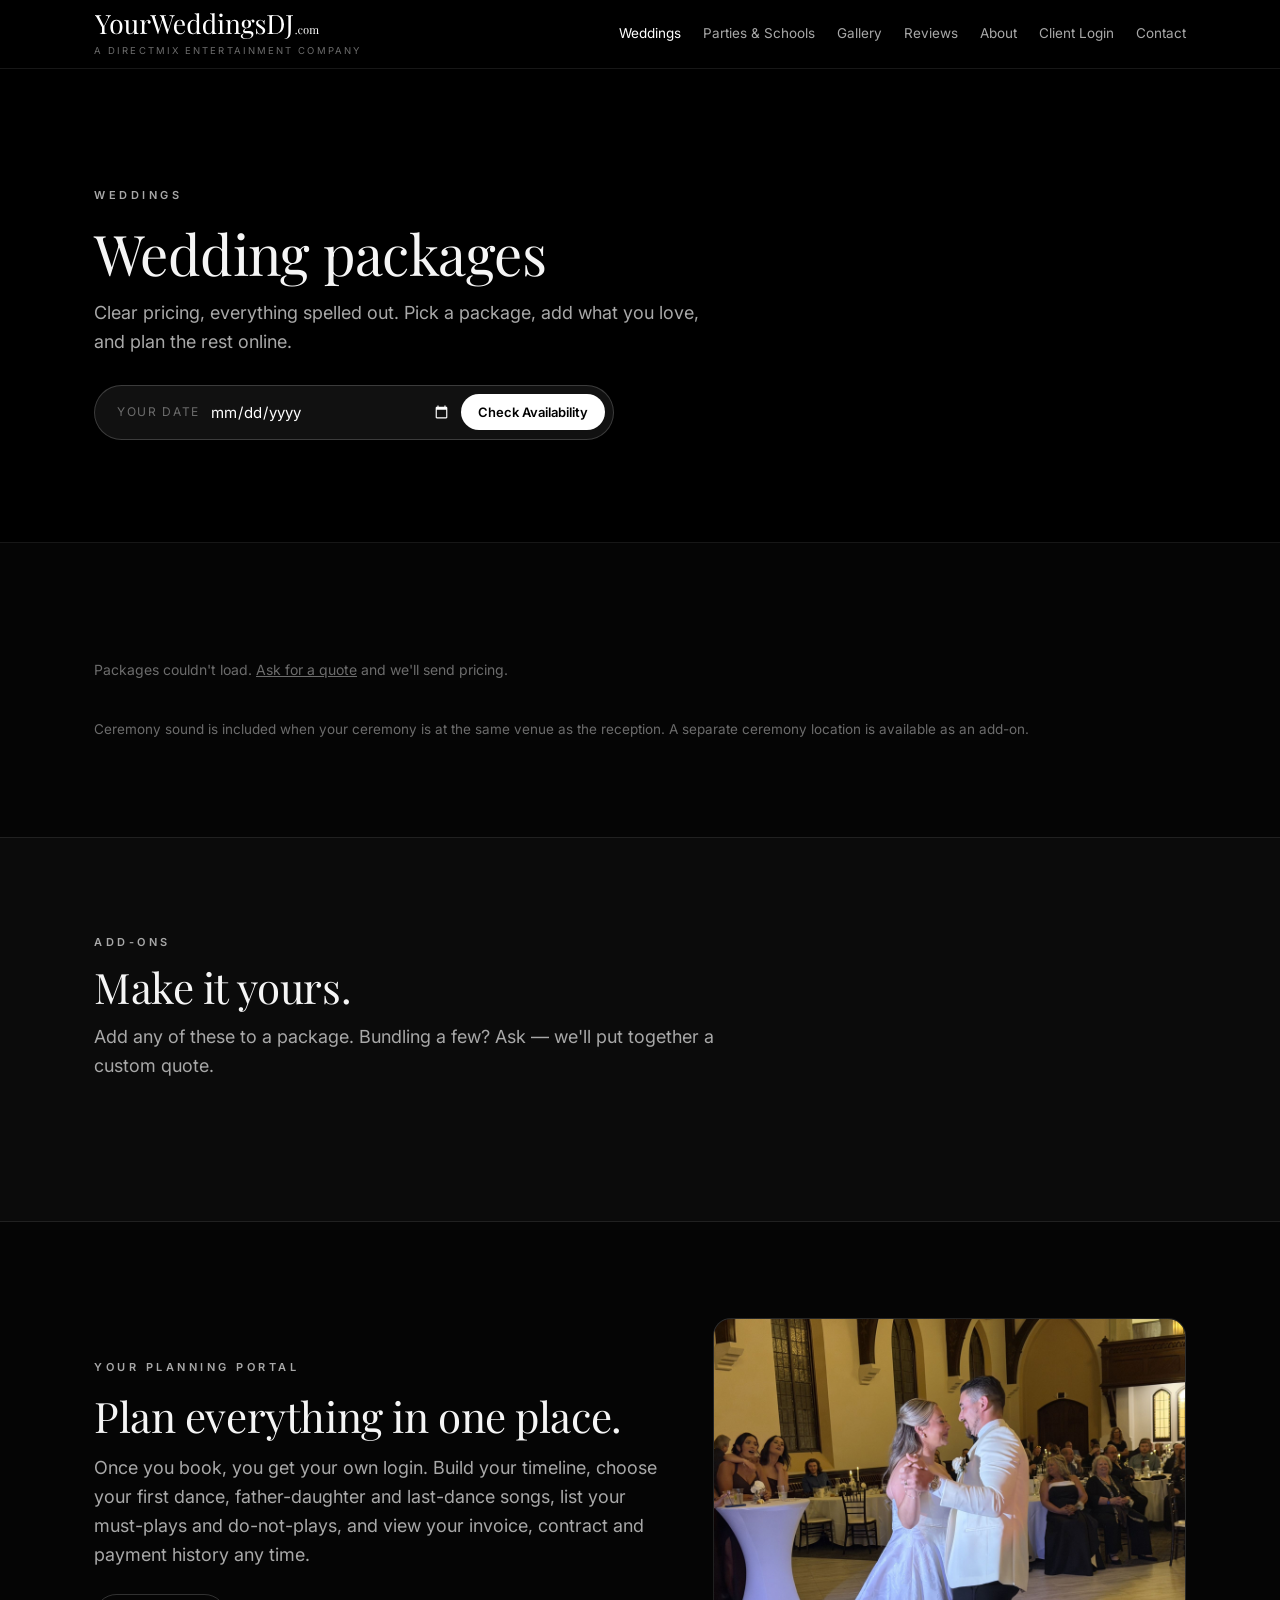
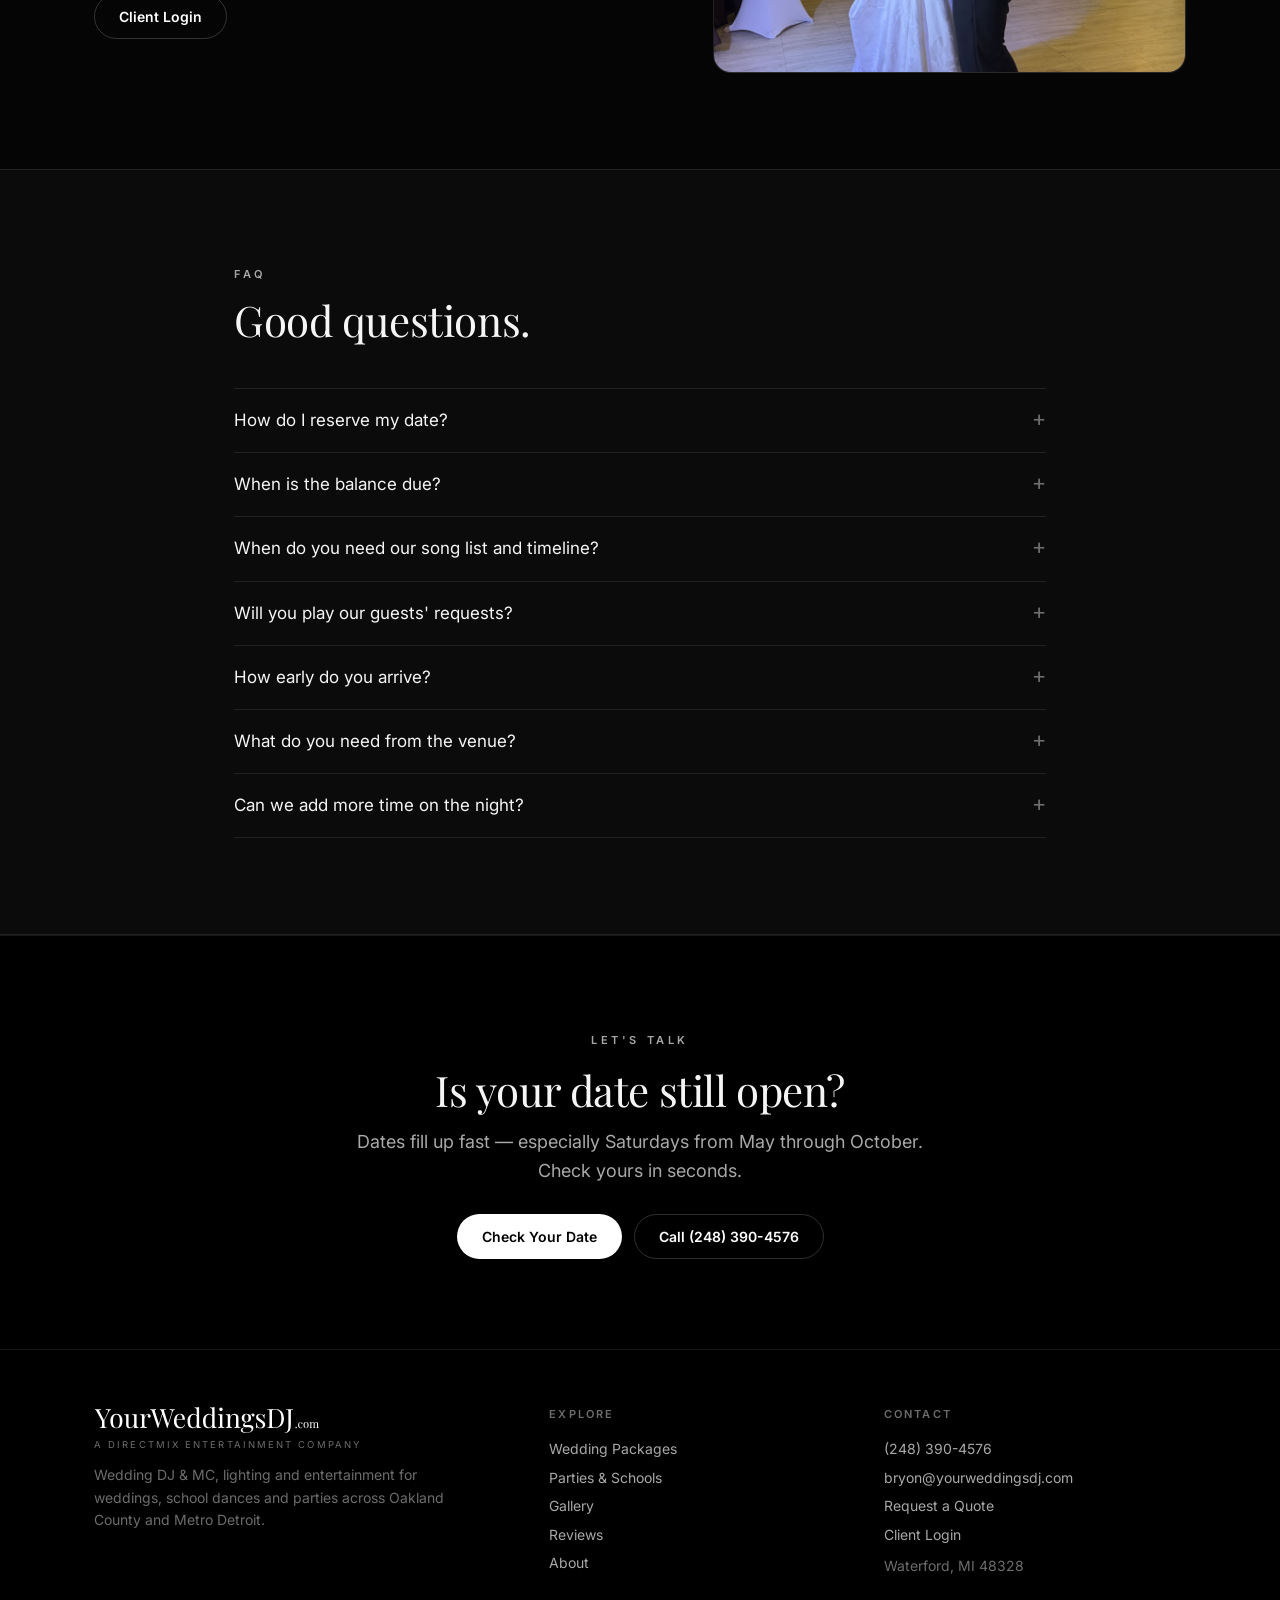
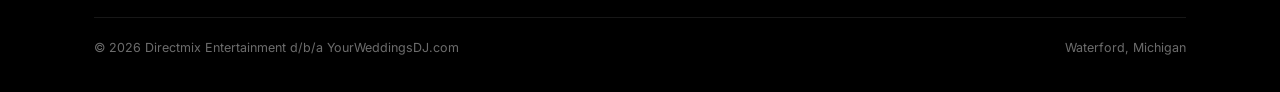
<file: weddings.html>
<!DOCTYPE html>
<html lang="en">
<head>
<meta charset="UTF-8">
<meta name="viewport" content="width=device-width, initial-scale=1">
<title>Wedding DJ Packages & Pricing — YourWeddingsDJ.com</title>
<meta name="description" content="Wedding DJ & MC packages with ceremony sound, cocktail hour, uplighting and more. Transparent pricing for Oakland County and Metro Detroit weddings.">
<meta property="og:title" content="Wedding DJ Packages & Pricing — YourWeddingsDJ.com">
<meta property="og:description" content="Wedding DJ & MC packages with ceremony sound, cocktail hour, uplighting and more. Transparent pricing for Oakland County and Metro Detroit weddings.">
<meta property="og:type" content="website">
<link rel="preconnect" href="https://fonts.googleapis.com">
<link rel="preconnect" href="https://fonts.gstatic.com" crossorigin>
<link href="https://fonts.googleapis.com/css2?family=Playfair+Display:ital,wght@0,400;0,600;1,400&family=Inter:wght@300;400;500;600;700&display=swap" rel="stylesheet">
<link rel="stylesheet" href="assets/site.css">
<link rel="icon" href="images/logo/icon.svg" type="image/svg+xml">
<link rel="icon" href="images/logo/favicon-32.png" sizes="32x32">
<link rel="apple-touch-icon" href="images/logo/apple-touch-icon.png">
<meta property="og:image" content="https://www.yourweddingsdj.com/images/first-dance-rooftop.jpg">
</head>
<body>
<header class="site-head">
  <div class="wrap">
    <a class="brand" href="index.html"><img src="images/logo/wordmark-white.svg" alt="YourWeddingsDJ.com" width="226" height="28"><small>a Directmix Entertainment company</small></a>
    <button class="menu-btn" aria-label="Menu">☰</button>
    <nav class="nav"><a href="weddings.html">Weddings</a><a href="events.html">Parties &amp; Schools</a><a href="gallery.html">Gallery</a><a href="reviews.html">Reviews</a><a href="about.html">About</a><a href="portal/">Client Login</a><a href="contact.html">Contact</a></nav>
  </div>
</header>
<main>
<section class="page-hero">
  <div class="wrap"><span class="eyebrow">Weddings</span><h1>Wedding packages</h1><p class="lead">Clear pricing, everything spelled out. Pick a package, add what you love, and plan the rest online.</p>
  <div style="margin-top:28px"><form class="avail" data-avail>
  <label for="avail-date">Your date</label>
  <input id="avail-date" type="date" required>
  <button class="btn btn-w btn-sm" type="submit">Check Availability</button>
</form>
<div class="avail-result" aria-live="polite"></div></div></div>
</section>
<section>
  <div class="wrap">
    <div data-packages="wedding"><p class="loading">Loading packages…</p></div>
    <p class="muted" style="margin-top:18px;font-size:13.5px">Ceremony sound is included when your ceremony is at the same venue as the reception. A separate ceremony location is available as an add-on.</p>
  </div>
</section>
<section class="alt">
  <div class="wrap">
    <div class="sec-head"><span class="eyebrow">Add-ons</span><h2>Make it yours.</h2><p class="lead">Add any of these to a package. Bundling a few? Ask — we'll put together a custom quote.</p></div>
    <div class="addons" data-addons><p class="loading">Loading…</p></div>
  </div>
</section>
<section>
  <div class="wrap split">
    <div>
      <span class="eyebrow">Your planning portal</span>
      <h2 style="margin:14px 0">Plan everything in one place.</h2>
      <p class="lead">Once you book, you get your own login. Build your timeline, choose your first dance, father-daughter and last-dance songs, list your must-plays and do-not-plays, and view your invoice, contract and payment history any time.</p>
      <p style="margin-top:24px"><a class="btn btn-o" href="portal/">Client Login</a></p>
    </div>
    <div class="art" data-photo="weddings"></div>
  </div>
</section>
<section class="alt">
  <div class="wrap" style="max-width:860px">
    <div class="sec-head"><span class="eyebrow">FAQ</span><h2>Good questions.</h2></div>
    <details><summary>How do I reserve my date?</summary><p>Check your date, send a quote request, and once you've picked a package we'll send your contract. Your date is reserved when the signed contract and deposit are received. The deposit is non-refundable and goes toward your total.</p></details>
    <details><summary>When is the balance due?</summary><p>The remaining balance is due before setup on the day of your event. You can pay online ahead of time through your portal, or by cash, cashier's check or money order.</p></details>
    <details><summary>When do you need our song list and timeline?</summary><p>Please have your planner filled out at least 7 days before the event — including a do-not-play list. You can update it in your portal any time before then.</p></details>
    <details><summary>Will you play our guests' requests?</summary><p>Absolutely. We take requests through the night and read the room. Anything on your do-not-play list stays off — no exceptions.</p></details>
    <details><summary>How early do you arrive?</summary><p>We arrive about 90 minutes before your start time to set up and sound-check, so everything is ready before guests walk in.</p></details>
    <details><summary>What do you need from the venue?</summary><p>A roughly 6×6 ft area for the DJ setup, a standard grounded outlet within 50 feet, and cover from the weather for outdoor events. Let us know about stairs or tricky load-ins ahead of time.</p></details>
    <details><summary>Can we add more time on the night?</summary><p>Yes — additional time is billed at the overtime rate listed with your package.</p></details>
  </div>
</section>
<section class="cta-band">
  <div class="wrap">
    <span class="eyebrow">Let's talk</span>
    <h2 style="margin-top:14px">Is your date still open?</h2>
    <p class="lead" style="margin:14px auto 0">Dates fill up fast — especially Saturdays from May through October. Check yours in seconds.</p>
    <div class="ctas"><a class="btn btn-w" href="contact.html">Check Your Date</a><a class="btn btn-o" href="tel:+12483904576">Call (248) 390-4576</a></div>
  </div>
</section>
</main>
<footer class="site-foot">
  <div class="wrap">
    <div class="cols">
      <div>
        <div class="brand" style="margin-bottom:14px"><img src="images/logo/wordmark-white.svg" alt="YourWeddingsDJ.com" width="226" height="28"><small>a Directmix Entertainment company</small></div>
        <p class="muted" style="max-width:360px">Wedding DJ &amp; MC, lighting and entertainment for weddings, school dances and parties across Oakland County and Metro Detroit.</p>
      </div>
      <div>
        <h4>Explore</h4>
        <a href="weddings.html">Wedding Packages</a><a href="events.html">Parties &amp; Schools</a><a href="gallery.html">Gallery</a><a href="reviews.html">Reviews</a><a href="about.html">About</a>
      </div>
      <div>
        <h4>Contact</h4>
        <a href="tel:+12483904576">(248) 390-4576</a><a href="mailto:bryon@yourweddingsdj.com">bryon@yourweddingsdj.com</a><a href="contact.html">Request a Quote</a><a href="portal/">Client Login</a>
        <span class="muted" style="display:block;padding-top:6px">Waterford, MI 48328</span>
      </div>
    </div>
    <div class="legal"><span>© <span data-year></span> Directmix Entertainment d/b/a YourWeddingsDJ.com</span><span>Waterford, Michigan</span></div>
  </div>
</footer>
<script src="assets/content.js"></script>
<script src="assets/site.js"></script>
</body>
</html>
</file>
<file: assets/site.css>
/* YourWeddingsDJ.com — public website styles (matches the client portal's black & white look) */
*,*::before,*::after{box-sizing:border-box;margin:0;padding:0}
:root{
  --bg:#050505; --bg2:#0b0b0b; --panel:#111; --line:rgba(255,255,255,.09); --line2:rgba(255,255,255,.18);
  --ink:#f5f5f5; --body:#a8a8a8; --muted:#6c6c6c;
  --accent:#fff; --green:#6ee7b7; --red:#fca5a5;
  --ff:'Playfair Display',Georgia,serif; --fb:'Inter',system-ui,sans-serif;
  --wrap:1140px; --r:12px;
}
html{scroll-behavior:smooth}
body{font-family:var(--fb);background:var(--bg);color:var(--ink);line-height:1.6;-webkit-font-smoothing:antialiased}
img{max-width:100%;display:block}
a{color:inherit}
.wrap{max-width:var(--wrap);margin:0 auto;padding:0 24px}
.eyebrow{font-size:11px;font-weight:600;letter-spacing:.32em;text-transform:uppercase;color:var(--body)}
h1,h2,h3{font-family:var(--ff);font-weight:400;line-height:1.15;letter-spacing:-.01em}
h1{font-size:clamp(38px,6vw,68px)}
h2{font-size:clamp(28px,4vw,42px)}
h3{font-size:22px}
p.lead{font-size:clamp(16px,1.6vw,18px);color:var(--body);max-width:620px}
.muted{color:var(--muted)}

/* Header */
.site-head{position:sticky;top:0;z-index:50;background:rgba(0,0,0,.82);backdrop-filter:blur(10px);border-bottom:1px solid var(--line)}
.site-head .wrap{display:flex;align-items:center;justify-content:space-between;height:68px;gap:16px}
.brand{text-decoration:none;display:flex;flex-direction:column;align-items:flex-start;line-height:1.1}
.brand b{font-family:var(--ff);font-weight:400;font-size:21px}
.brand img{display:block;height:28px;width:auto;margin-bottom:6px}
.brand small{font-size:9.5px;letter-spacing:.22em;text-transform:uppercase;color:var(--muted)}
.nav{display:flex;align-items:center;gap:22px}
.nav a{text-decoration:none;font-size:13.5px;color:var(--body);transition:color .15s}
.nav a:hover,.nav a.on{color:#fff}
.nav .btn{color:#000}
.menu-btn{display:none;background:none;border:1px solid var(--line2);color:#fff;border-radius:8px;padding:8px 11px;font-size:15px;cursor:pointer}
@media(max-width:900px){
  .menu-btn{display:block}
  .nav{display:none;position:absolute;top:68px;left:0;right:0;background:#000;flex-direction:column;align-items:flex-start;padding:16px 24px 22px;gap:14px;border-bottom:1px solid var(--line)}
  .nav.open{display:flex}
}

/* Buttons */
.btn{display:inline-flex;align-items:center;justify-content:center;gap:8px;padding:13px 24px;border-radius:999px;font:600 14px var(--fb);text-decoration:none;cursor:pointer;border:1.5px solid transparent;transition:all .18s;white-space:nowrap}
.btn-w{background:#fff;color:#000}.btn-w:hover{background:#e7e7e7;transform:translateY(-1px)}
.btn-o{background:transparent;color:#fff;border-color:var(--line2)}.btn-o:hover{border-color:#fff}
.btn-sm{padding:9px 16px;font-size:13px}
.btn:disabled{opacity:.5;cursor:not-allowed;transform:none}

/* Sections */
section{padding:96px 0}
section.tight{padding:64px 0}
.sec-head{margin-bottom:44px}
.sec-head .eyebrow{display:block;margin-bottom:12px}
.sec-head p{margin-top:12px}
.alt{background:var(--bg2);border-top:1px solid var(--line);border-bottom:1px solid var(--line)}

/* Hero */
.hero{position:relative;display:flex;align-items:center;padding:112px 0 104px;overflow:hidden;background:#000;border-bottom:1px solid var(--line)}
.hero.photo{background-size:cover;background-position:center}
.hero.photo::before{content:"";position:absolute;inset:0;background:linear-gradient(90deg,rgba(0,0,0,.85) 0%,rgba(0,0,0,.55) 55%,rgba(0,0,0,.25) 100%)}
.hero .wrap{position:relative;width:100%}
.hero h1{max-width:760px;margin:0 0 22px;font-size:clamp(36px,5.2vw,60px);text-wrap:balance}
.hero .ctas{display:flex;gap:12px;flex-wrap:wrap;margin-top:32px}
.page-hero{padding:112px 0 64px;background:#000;border-bottom:1px solid var(--line)}
.page-hero h1{font-size:clamp(34px,5vw,56px);margin:14px 0 14px}

/* Grids & cards */
.grid{display:grid;gap:18px}
.g2{grid-template-columns:repeat(2,1fr)}
.g3{grid-template-columns:repeat(3,1fr)}
.g4{grid-template-columns:repeat(4,1fr)}
@media(max-width:900px){.g3,.g4{grid-template-columns:repeat(2,1fr)}}
@media(max-width:620px){.g2,.g3,.g4{grid-template-columns:1fr}}
.card{background:var(--panel);border:1px solid var(--line);border-radius:16px;padding:28px}
.feature h3{font-size:20px;margin:14px 0 8px}
.feature p{color:var(--body);font-size:14.5px}
.feature .ic{width:42px;height:42px;border-radius:12px;border:1px solid var(--line2);display:flex;align-items:center;justify-content:center;font-size:19px}

/* Packages */
.pkg{display:flex;flex-direction:column;position:relative}
.pkg.featured{border-color:rgba(255,255,255,.45);background:linear-gradient(180deg,#171717,#0f0f0f)}
.pkg .tag{position:absolute;top:-11px;left:28px;background:#fff;color:#000;font-size:10.5px;font-weight:700;letter-spacing:.14em;text-transform:uppercase;padding:4px 10px;border-radius:999px}
.pkg .price{font-family:var(--ff);font-size:44px;margin:10px 0 2px}
.pkg .per{font-size:13px;color:var(--muted);margin-bottom:18px}
.pkg ul{list-style:none;margin:0 0 24px;flex:1}
.pkg li{padding:8px 0 8px 24px;border-top:1px solid var(--line);font-size:14px;color:var(--body);position:relative}
.pkg li::before{content:"✓";position:absolute;left:0;color:#fff;font-size:13px}
.addons{display:grid;grid-template-columns:repeat(auto-fill,minmax(250px,1fr));gap:12px}
.addon{display:flex;justify-content:space-between;gap:12px;padding:16px 18px;border:1px solid var(--line);border-radius:12px;background:var(--panel)}
.addon b{font-weight:500;font-size:14.5px}
.addon small{display:block;color:var(--muted);font-size:12.5px;margin-top:2px}
.addon span{font-family:var(--ff);font-size:18px;white-space:nowrap}
.loading{color:var(--muted);font-size:14px;padding:20px 0}

/* Availability widget */
.avail{display:flex;gap:10px;flex-wrap:wrap;align-items:center;background:var(--panel);border:1px solid var(--line2);border-radius:999px;padding:8px 8px 8px 22px;max-width:520px}
.avail label{font-size:12px;letter-spacing:.14em;text-transform:uppercase;color:var(--muted)}
.avail input{flex:1;min-width:150px;background:transparent;border:none;color:#fff;font:15px var(--fb);color-scheme:dark;outline:none;padding:8px 0}
.avail-result{margin-top:14px;font-size:15px;min-height:24px}
.avail-result.ok{color:var(--green)}
.avail-result.no{color:var(--red)}
@media(max-width:520px){.avail{border-radius:16px;padding:14px}.avail .btn{width:100%}}

/* Steps */
.steps{counter-reset:s}
.step{position:relative;padding-left:58px}
.step::before{counter-increment:s;content:counter(s);position:absolute;left:0;top:0;width:40px;height:40px;border-radius:50%;border:1px solid var(--line2);display:flex;align-items:center;justify-content:center;font-family:var(--ff);font-size:18px}
.step h3{font-size:19px;margin-bottom:6px}
.step p{color:var(--body);font-size:14.5px}

/* Reviews */
.review{display:flex;flex-direction:column;gap:14px}
.review .stars{letter-spacing:3px;font-size:14px}
.review q{font-family:var(--ff);font-size:19px;line-height:1.5;quotes:"“" "”"}
.review .who{font-size:13px;color:var(--muted)}
.placeholder-note{border:1px dashed rgba(255,255,255,.25);border-radius:12px;padding:14px 16px;color:var(--muted);font-size:13px;margin-bottom:20px}

/* Gallery */
.gallery{display:grid;grid-template-columns:repeat(3,1fr);gap:10px}
@media(max-width:820px){.gallery{grid-template-columns:repeat(2,1fr)}}
.gallery figure{aspect-ratio:4/3;border-radius:12px;overflow:hidden;background:linear-gradient(135deg,#161616,#0b0b0b);border:1px solid var(--line);position:relative}
.gallery figure.tall{aspect-ratio:3/4}
.gallery img{width:100%;height:100%;object-fit:cover;transition:transform .5s}
.gallery figure:hover img{transform:scale(1.04)}
.gallery figcaption{position:absolute;left:0;right:0;bottom:0;padding:10px 12px;font-size:12px;color:#ddd;background:linear-gradient(transparent,rgba(0,0,0,.75))}
.gallery .ph{position:absolute;inset:0;display:flex;align-items:center;justify-content:center;color:var(--muted);font-size:13px}

/* Forms */
.form{display:grid;gap:16px}
.form .row{display:grid;grid-template-columns:1fr 1fr;gap:16px}
@media(max-width:620px){.form .row{grid-template-columns:1fr}}
.field{display:flex;flex-direction:column;gap:6px}
.field label{font-size:11px;font-weight:600;letter-spacing:.12em;text-transform:uppercase;color:var(--muted)}
.field input,.field select,.field textarea{font:15px var(--fb);background:rgba(255,255,255,.04);border:1.5px solid var(--line2);color:#fff;border-radius:10px;padding:12px 14px;outline:none;color-scheme:dark;width:100%}
.field input:focus,.field select:focus,.field textarea:focus{border-color:rgba(255,255,255,.55)}
.field select option{background:#151515}
.field textarea{min-height:120px;resize:vertical}
.hp{position:absolute!important;left:-9999px!important;height:0;overflow:hidden}
.notice{padding:14px 16px;border-radius:10px;font-size:14px}
.notice.ok{background:rgba(110,231,183,.08);border:1px solid rgba(110,231,183,.3);color:var(--green)}
.notice.err{background:rgba(252,165,165,.08);border:1px solid rgba(252,165,165,.3);color:var(--red)}

/* FAQ */
details{border-top:1px solid var(--line);padding:18px 0}
details:last-child{border-bottom:1px solid var(--line)}
summary{cursor:pointer;font-size:17px;list-style:none;display:flex;justify-content:space-between;gap:16px}
summary::after{content:"+";font-size:22px;color:var(--muted);line-height:1}
details[open] summary::after{content:"–"}
details p{color:var(--body);margin-top:10px;font-size:15px;max-width:760px}

/* CTA band */
.cta-band{text-align:center;padding:90px 0;background:#000;border-top:1px solid var(--line)}
.cta-band .ctas{display:flex;gap:12px;justify-content:center;flex-wrap:wrap;margin-top:28px}

/* Split brand band */
.split{display:grid;grid-template-columns:1.1fr .9fr;gap:40px;align-items:center}
@media(max-width:820px){.split{grid-template-columns:1fr}}
.split .art{aspect-ratio:4/3;border-radius:18px;border:1px solid var(--line);background:linear-gradient(135deg,#1a1a1a,#080808);overflow:hidden}
.split .art img{width:100%;height:100%;object-fit:cover}

/* Footer */
.site-foot{background:#000;border-top:1px solid var(--line);padding:56px 0 34px;font-size:14px}
.site-foot .cols{display:grid;grid-template-columns:1.4fr 1fr 1fr;gap:32px}
@media(max-width:720px){.site-foot .cols{grid-template-columns:1fr}}
.site-foot h4{font-size:11px;letter-spacing:.2em;text-transform:uppercase;color:var(--muted);font-weight:600;margin-bottom:12px}
.site-foot a{text-decoration:none;color:var(--body);display:block;padding:3px 0}
.site-foot a:hover{color:#fff}
.site-foot .legal{margin-top:40px;padding-top:20px;border-top:1px solid var(--line);color:var(--muted);font-size:12.5px;display:flex;justify-content:space-between;gap:12px;flex-wrap:wrap}

/* Home page */
.hero-form{margin-top:36px;max-width:520px}
.hero-form .field-label{display:block;font-size:12px;font-weight:600;letter-spacing:.12em;text-transform:uppercase;color:var(--body);margin-bottom:10px}
.hero-call{margin-top:18px;font-size:14px;color:var(--muted)}
.hero-call a{color:var(--body);text-decoration:none;border-bottom:1px solid var(--line2);white-space:nowrap}
.hero-call a:hover{color:#fff;border-color:#fff}
.tlink{color:#fff;text-decoration:none;border-bottom:1px solid var(--line2);padding-bottom:2px;font-size:14.5px;font-weight:500}
.tlink:hover{border-color:#fff}
.sec-title{margin-bottom:14px}
.sec-intro{color:var(--body);max-width:640px;font-size:16px}
.below{margin-top:28px}
.process{display:grid;grid-template-columns:1fr 1.6fr;gap:56px;align-items:start}
@media(max-width:820px){.process{grid-template-columns:1fr;gap:28px}}
.process ol{list-style:none;counter-reset:p;border-top:1px solid var(--line)}
.process li{counter-increment:p;display:grid;grid-template-columns:44px 1fr;gap:12px;padding:22px 0;border-bottom:1px solid var(--line)}
.process li::before{content:counter(p);font-family:var(--ff);font-size:22px;line-height:1.2;color:var(--muted)}
.process li b{display:block;font-weight:500;font-size:16px;margin-bottom:4px}
.process li span{color:var(--body);font-size:15px}
.aside-band{padding:44px 0;border-top:1px solid var(--line)}
.aside-band .wrap{display:flex;justify-content:space-between;align-items:center;gap:20px 40px;flex-wrap:wrap}
.aside-band p{color:var(--body);max-width:720px;font-size:15.5px}
.aside-band p b{color:var(--ink);font-weight:500}
.split .art:empty{display:none}
.hero-grid{display:grid;grid-template-columns:1.1fr .9fr;gap:56px;align-items:center}
.hero-text{min-width:0}
.hero-media{margin:0;aspect-ratio:4/5;border-radius:var(--r);overflow:hidden;border:1px solid var(--line);background:var(--panel)}
.hero-media img{width:100%;height:100%;object-fit:cover;object-position:52% 45%}
.hero-media:empty{display:none}
@media(max-width:900px){.hero-grid{grid-template-columns:1fr;gap:40px}.hero-media{aspect-ratio:4/3}.hero{padding:72px 0 64px}}
.split .art.portrait{aspect-ratio:4/5;max-width:440px;justify-self:end;width:100%}
.split .art.portrait img{object-position:50% 20%}
@media(max-width:820px){.split .art.portrait{justify-self:start}}
</file>
